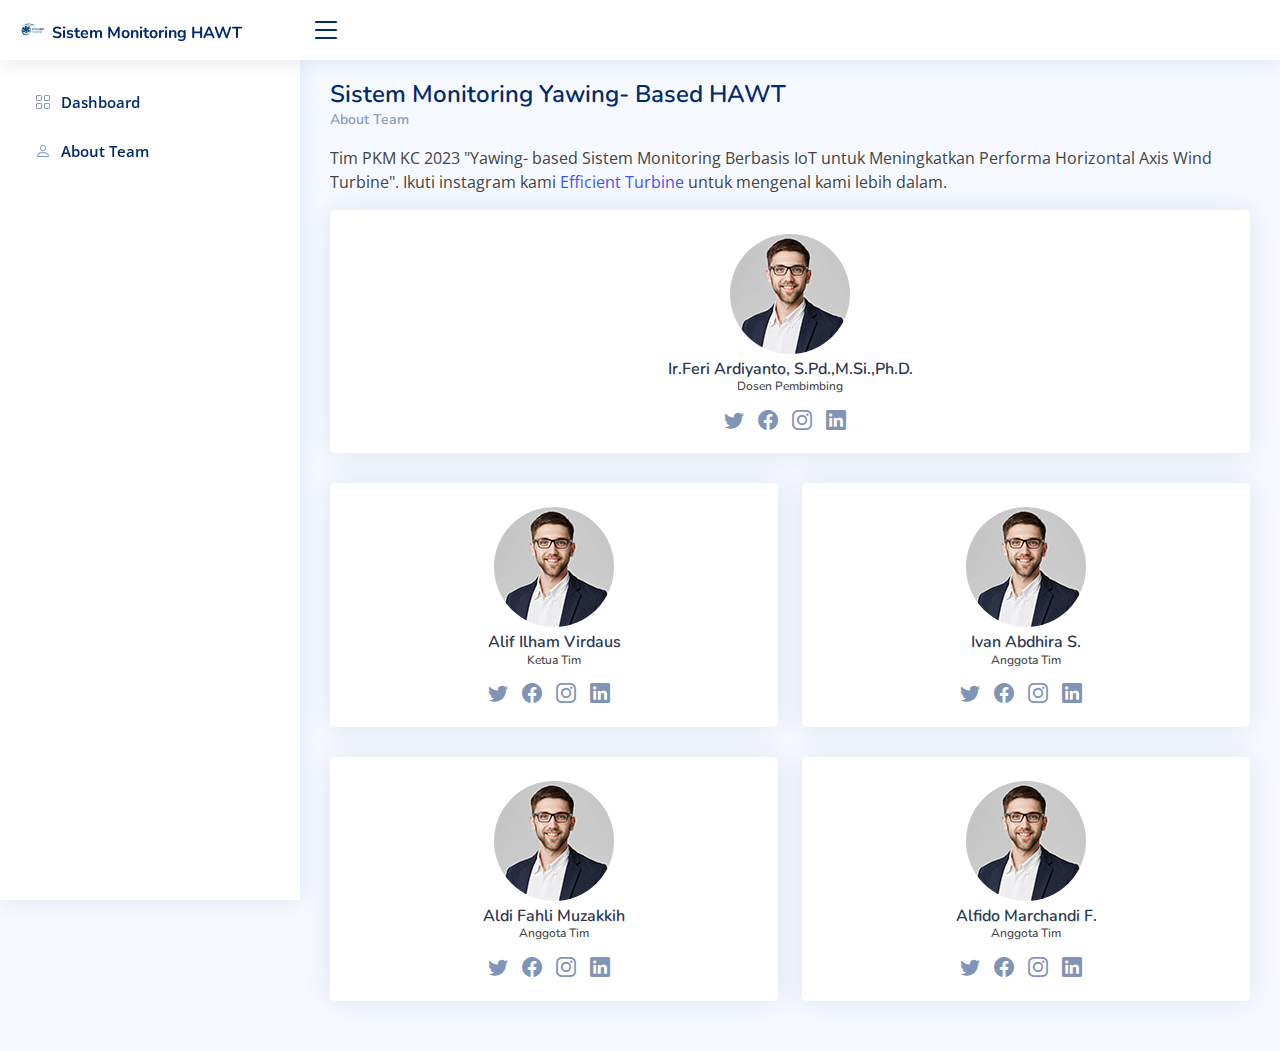
<file: anggota.html>
<?php
include('koneksi.php');

// Ambil data dari database
$query = mysqli_query($koneksi, "SELECT * FROM data");
$data = array();
while ($row = mysqli_fetch_assoc($query)) {
  $data[] = $row;
}

// Siapkan array untuk data grafik
$tanggal = [];
$rpm = [];
$arus = [];
$tegangan = [];
foreach ($data as $row) {
  $tanggal[] = $row['tanggal'];
  $rpm[] = $row['data_sensor_rpm'];
  $arus[] = $row['data_sensor_arus'];
  $tegangan[] = $row['data_sensor_tegangan'];
}
?>

<!DOCTYPE html>
<html lang="en">

<head>
  <meta charset="utf-8">
  <meta content="width=device-width, initial-scale=1.0" name="viewport">

  <title>Yawing- based Sistem Monitoring HAWT</title>
  <meta content="" name="description">
  <meta content="" name="keywords">

  <!-- Favicons -->
  <link href="assets/img/iconfav.png" rel="icon">
  <link href="assets/img/icon.png" rel="apple-touch-icon">

  <!-- Google Fonts -->
  <link href="https://fonts.gstatic.com" rel="preconnect">
  <link href="https://fonts.googleapis.com/css?family=Open+Sans:300,300i,400,400i,600,600i,700,700i|Nunito:300,300i,400,400i,600,600i,700,700i|Poppins:300,300i,400,400i,500,500i,600,600i,700,700i" rel="stylesheet">

  <!-- Vendor CSS Files -->
  <link href="assets/vendor/bootstrap/css/bootstrap.min.css" rel="stylesheet">
  <link href="assets/vendor/bootstrap-icons/bootstrap-icons.css" rel="stylesheet">
  <link href="assets/vendor/boxicons/css/boxicons.min.css" rel="stylesheet">
  <link href="assets/vendor/quill/quill.snow.css" rel="stylesheet">
  <link href="assets/vendor/quill/quill.bubble.css" rel="stylesheet">
  <link href="assets/vendor/remixicon/remixicon.css" rel="stylesheet">
  <link href="assets/vendor/simple-datatables/style.css" rel="stylesheet">

  <!-- Template Main CSS File -->
  <link href="assets/css/style.css" rel="stylesheet">

</head>

<body>

  <!-- ======= Header ======= -->
  <header id="header" class="header fixed-top d-flex align-items-center">

    <div class="d-flex align-items-center justify-content-between">
      <a href="index.php" class="logo d-flex align-items-center">
        <img src="assets/img/logo.jpg" alt="">
        <span class="d-none d-lg-block"><font size ="3">Sistem Monitoring HAWT</span>
      </a>
      <i class="bi bi-list toggle-sidebar-btn"></i>
    </div><!-- End Logo -->
	
    </nav><!-- End Icons Navigation -->

  </header><!-- End Header -->

  <!-- ======= Sidebar ======= -->
  <aside id="sidebar" class="sidebar">

    <ul class="sidebar-nav" id="sidebar-nav">

      <li class="nav-item">
        <a class="nav-link collapsed" href="index.php">
          <i class="bi bi-grid"></i>
          <span>Dashboard</span>
        </a>
      </li><!-- End Dashboard Nav -->
      <li class="nav-item">
        <a class="nav-link collapsed" href="anggota.html">
          <i class="bi bi-person"></i>
          <span>About Team</span>
        </a>
    
  </aside><!-- End Sidebar-->

  <main id="main" class="main">

    <div class="pagetitle">
      <h1>Sistem Monitoring Yawing- Based HAWT</h1>
      <nav>
        <ol class="breadcrumb">
          <li class="breadcrumb-item"><a href="index.php">About Team</a></li>
        </ol>
      </nav>
    </div><!-- End Page Title -->

    <p>Tim PKM KC 2023 "Yawing- based Sistem Monitoring Berbasis IoT untuk Meningkatkan Performa Horizontal Axis Wind Turbine". Ikuti instagram kami <a href="https://www.instagram.com/efficient.turbine_pkm.kc/" target="_blank">Efficient Turbine</a> untuk mengenal kami lebih dalam.</p>
  
  <!-- Pak Feri -->
<section class="section profile">
  <div class="row">
    <div class="col-xl-12">
      <div class="card">
        <div class="card-body profile-card pt-4 d-flex flex-column align-items-center">
          <img src="assets/img/profile-img.jpg" alt="Profile" class="rounded-circle">
          <h2>Ir.Feri Ardiyanto, S.Pd.,M.Si.,Ph.D.</h2>
          <h3>Dosen Pembimbing</h3>
          <div class="social-links mt-2">
            <a href="#" class="twitter"><i class="bi bi-twitter"></i></a>
            <a href="#" class="facebook"><i class="bi bi-facebook"></i></a>
            <a href="#" class="instagram"><i class="bi bi-instagram"></i></a>
            <a href="#" class="linkedin"><i class="bi bi-linkedin"></i></a>
          </div>
        </div>
      </div>
    </div>
  </div>
</section>

<!-- Alif dan Ivan -->
<section class="section profile">
  <div class="row">
    <div class="col-xl-6">
      <div class="card">
        <div class="card-body profile-card pt-4 d-flex flex-column align-items-center">
          <img src="assets/img/profile-img.jpg" alt="Profile" class="rounded-circle">
          <h2>Alif Ilham Virdaus</h2>
          <h3>Ketua Tim</h3>
          <div class="social-links mt-2">
            <a href="#" class="twitter"><i class="bi bi-twitter"></i></a>
            <a href="#" class="facebook"><i class="bi bi-facebook"></i></a>
            <a href="#" class="instagram"><i class="bi bi-instagram"></i></a>
            <a href="#" class="linkedin"><i class="bi bi-linkedin"></i></a>
          </div>
        </div>
      </div>
    </div>

    <div class="col-xl-6">
      <div class="card">
        <div class="card-body profile-card pt-4 d-flex flex-column align-items-center">
          <img src="assets/img/profile-img.jpg" alt="Profile" class="rounded-circle">
          <h2>Ivan Abdhira S.</h2>
          <h3>Anggota Tim</h3>
          <div class="social-links mt-2">
            <a href="#" class="twitter"><i class="bi bi-twitter"></i></a>
            <a href="#" class="facebook"><i class="bi bi-facebook"></i></a>
            <a href="#" class="instagram"><i class="bi bi-instagram"></i></a>
            <a href="#" class="linkedin"><i class="bi bi-linkedin"></i></a>
          </div>
        </div>
      </div>
    </div>
  </div>
</section>

<!-- Aldi dan Fido -->
<section class="section profile">
  <div class="row">
    <div class="col-xl-6">
      <div class="card">
        <div class="card-body profile-card pt-4 d-flex flex-column align-items-center">
          <img src="assets/img/profile-img.jpg" alt="Profile" class="rounded-circle">
          <h2>Aldi Fahli Muzakkih</h2>
          <h3>Anggota Tim</h3>
          <div class="social-links mt-2">
            <a href="#" class="twitter"><i class="bi bi-twitter"></i></a>
            <a href="#" class="facebook"><i class="bi bi-facebook"></i></a>
            <a href="#" class="instagram"><i class="bi bi-instagram"></i></a>
            <a href="#" class="linkedin"><i class="bi bi-linkedin"></i></a>
          </div>
        </div>
      </div>
    </div>

    <div class="col-xl-6">
      <div class="card">
        <div class="card-body profile-card pt-4 d-flex flex-column align-items-center">
          <img src="assets/img/profile-img.jpg" alt="Profile" class="rounded-circle">
          <h2>Alfido Marchandi F.</h2>
          <h3>Anggota Tim</h3>
          <div class="social-links mt-2">
            <a href="#" class="twitter"><i class="bi bi-twitter"></i></a>
            <a href="#" class="facebook"><i class="bi bi-facebook"></i></a>
            <a href="#" class="instagram"><i class="bi bi-instagram"></i></a>
            <a href="#" class="linkedin"><i class="bi bi-linkedin"></i></a>
          </div>
        </div>
      </div>
    </div>
  </div>
</section>


  </main><!-- End #main -->

  
  <!-- Vendor JS Files -->
  <script src="assets/vendor/apexcharts/apexcharts.min.js"></script>
  <script src="assets/vendor/bootstrap/js/bootstrap.bundle.min.js"></script>
  <script src="assets/vendor/chart.js/chart.min.js"></script>
  <script src="assets/vendor/echarts/echarts.min.js"></script>
  <script src="assets/vendor/quill/quill.min.js"></script>
  <script src="assets/vendor/simple-datatables/simple-datatables.js"></script>
  <script src="assets/vendor/tinymce/tinymce.min.js"></script>
  <script src="assets/vendor/php-email-form/validate.js"></script>

  <!-- Template Main JS File -->
  <script src="assets/js/main.js"></script>

</body>

</html>
</file>
<file: assets/vendor/quill/quill.snow.css>
/*!
 * Quill Editor v1.3.7
 * https://quilljs.com/
 * Copyright (c) 2014, Jason Chen
 * Copyright (c) 2013, salesforce.com
 */
.ql-container {
  box-sizing: border-box;
  font-family: Helvetica, Arial, sans-serif;
  font-size: 13px;
  height: 100%;
  margin: 0px;
  position: relative;
}
.ql-container.ql-disabled .ql-tooltip {
  visibility: hidden;
}
.ql-container.ql-disabled .ql-editor ul[data-checked] > li::before {
  pointer-events: none;
}
.ql-clipboard {
  left: -100000px;
  height: 1px;
  overflow-y: hidden;
  position: absolute;
  top: 50%;
}
.ql-clipboard p {
  margin: 0;
  padding: 0;
}
.ql-editor {
  box-sizing: border-box;
  line-height: 1.42;
  height: 100%;
  outline: none;
  overflow-y: auto;
  padding: 12px 15px;
  tab-size: 4;
  -moz-tab-size: 4;
  text-align: left;
  white-space: pre-wrap;
  word-wrap: break-word;
}
.ql-editor > * {
  cursor: text;
}
.ql-editor p,
.ql-editor ol,
.ql-editor ul,
.ql-editor pre,
.ql-editor blockquote,
.ql-editor h1,
.ql-editor h2,
.ql-editor h3,
.ql-editor h4,
.ql-editor h5,
.ql-editor h6 {
  margin: 0;
  padding: 0;
  counter-reset: list-1 list-2 list-3 list-4 list-5 list-6 list-7 list-8 list-9;
}
.ql-editor ol,
.ql-editor ul {
  padding-left: 1.5em;
}
.ql-editor ol > li,
.ql-editor ul > li {
  list-style-type: none;
}
.ql-editor ul > li::before {
  content: '\2022';
}
.ql-editor ul[data-checked=true],
.ql-editor ul[data-checked=false] {
  pointer-events: none;
}
.ql-editor ul[data-checked=true] > li *,
.ql-editor ul[data-checked=false] > li * {
  pointer-events: all;
}
.ql-editor ul[data-checked=true] > li::before,
.ql-editor ul[data-checked=false] > li::before {
  color: #777;
  cursor: pointer;
  pointer-events: all;
}
.ql-editor ul[data-checked=true] > li::before {
  content: '\2611';
}
.ql-editor ul[data-checked=false] > li::before {
  content: '\2610';
}
.ql-editor li::before {
  display: inline-block;
  white-space: nowrap;
  width: 1.2em;
}
.ql-editor li:not(.ql-direction-rtl)::before {
  margin-left: -1.5em;
  margin-right: 0.3em;
  text-align: right;
}
.ql-editor li.ql-direction-rtl::before {
  margin-left: 0.3em;
  margin-right: -1.5em;
}
.ql-editor ol li:not(.ql-direction-rtl),
.ql-editor ul li:not(.ql-direction-rtl) {
  padding-left: 1.5em;
}
.ql-editor ol li.ql-direction-rtl,
.ql-editor ul li.ql-direction-rtl {
  padding-right: 1.5em;
}
.ql-editor ol li {
  counter-reset: list-1 list-2 list-3 list-4 list-5 list-6 list-7 list-8 list-9;
  counter-increment: list-0;
}
.ql-editor ol li:before {
  content: counter(list-0, decimal) '. ';
}
.ql-editor ol li.ql-indent-1 {
  counter-increment: list-1;
}
.ql-editor ol li.ql-indent-1:before {
  content: counter(list-1, lower-alpha) '. ';
}
.ql-editor ol li.ql-indent-1 {
  counter-reset: list-2 list-3 list-4 list-5 list-6 list-7 list-8 list-9;
}
.ql-editor ol li.ql-indent-2 {
  counter-increment: list-2;
}
.ql-editor ol li.ql-indent-2:before {
  content: counter(list-2, lower-roman) '. ';
}
.ql-editor ol li.ql-indent-2 {
  counter-reset: list-3 list-4 list-5 list-6 list-7 list-8 list-9;
}
.ql-editor ol li.ql-indent-3 {
  counter-increment: list-3;
}
.ql-editor ol li.ql-indent-3:before {
  content: counter(list-3, decimal) '. ';
}
.ql-editor ol li.ql-indent-3 {
  counter-reset: list-4 list-5 list-6 list-7 list-8 list-9;
}
.ql-editor ol li.ql-indent-4 {
  counter-increment: list-4;
}
.ql-editor ol li.ql-indent-4:before {
  content: counter(list-4, lower-alpha) '. ';
}
.ql-editor ol li.ql-indent-4 {
  counter-reset: list-5 list-6 list-7 list-8 list-9;
}
.ql-editor ol li.ql-indent-5 {
  counter-increment: list-5;
}
.ql-editor ol li.ql-indent-5:before {
  content: counter(list-5, lower-roman) '. ';
}
.ql-editor ol li.ql-indent-5 {
  counter-reset: list-6 list-7 list-8 list-9;
}
.ql-editor ol li.ql-indent-6 {
  counter-increment: list-6;
}
.ql-editor ol li.ql-indent-6:before {
  content: counter(list-6, decimal) '. ';
}
.ql-editor ol li.ql-indent-6 {
  counter-reset: list-7 list-8 list-9;
}
.ql-editor ol li.ql-indent-7 {
  counter-increment: list-7;
}
.ql-editor ol li.ql-indent-7:before {
  content: counter(list-7, lower-alpha) '. ';
}
.ql-editor ol li.ql-indent-7 {
  counter-reset: list-8 list-9;
}
.ql-editor ol li.ql-indent-8 {
  counter-increment: list-8;
}
.ql-editor ol li.ql-indent-8:before {
  content: counter(list-8, lower-roman) '. ';
}
.ql-editor ol li.ql-indent-8 {
  counter-reset: list-9;
}
.ql-editor ol li.ql-indent-9 {
  counter-increment: list-9;
}
.ql-editor ol li.ql-indent-9:before {
  content: counter(list-9, decimal) '. ';
}
.ql-editor .ql-indent-1:not(.ql-direction-rtl) {
  padding-left: 3em;
}
.ql-editor li.ql-indent-1:not(.ql-direction-rtl) {
  padding-left: 4.5em;
}
.ql-editor .ql-indent-1.ql-direction-rtl.ql-align-right {
  padding-right: 3em;
}
.ql-editor li.ql-indent-1.ql-direction-rtl.ql-align-right {
  padding-right: 4.5em;
}
.ql-editor .ql-indent-2:not(.ql-direction-rtl) {
  padding-left: 6em;
}
.ql-editor li.ql-indent-2:not(.ql-direction-rtl) {
  padding-left: 7.5em;
}
.ql-editor .ql-indent-2.ql-direction-rtl.ql-align-right {
  padding-right: 6em;
}
.ql-editor li.ql-indent-2.ql-direction-rtl.ql-align-right {
  padding-right: 7.5em;
}
.ql-editor .ql-indent-3:not(.ql-direction-rtl) {
  padding-left: 9em;
}
.ql-editor li.ql-indent-3:not(.ql-direction-rtl) {
  padding-left: 10.5em;
}
.ql-editor .ql-indent-3.ql-direction-rtl.ql-align-right {
  padding-right: 9em;
}
.ql-editor li.ql-indent-3.ql-direction-rtl.ql-align-right {
  padding-right: 10.5em;
}
.ql-editor .ql-indent-4:not(.ql-direction-rtl) {
  padding-left: 12em;
}
.ql-editor li.ql-indent-4:not(.ql-direction-rtl) {
  padding-left: 13.5em;
}
.ql-editor .ql-indent-4.ql-direction-rtl.ql-align-right {
  padding-right: 12em;
}
.ql-editor li.ql-indent-4.ql-direction-rtl.ql-align-right {
  padding-right: 13.5em;
}
.ql-editor .ql-indent-5:not(.ql-direction-rtl) {
  padding-left: 15em;
}
.ql-editor li.ql-indent-5:not(.ql-direction-rtl) {
  padding-left: 16.5em;
}
.ql-editor .ql-indent-5.ql-direction-rtl.ql-align-right {
  padding-right: 15em;
}
.ql-editor li.ql-indent-5.ql-direction-rtl.ql-align-right {
  padding-right: 16.5em;
}
.ql-editor .ql-indent-6:not(.ql-direction-rtl) {
  padding-left: 18em;
}
.ql-editor li.ql-indent-6:not(.ql-direction-rtl) {
  padding-left: 19.5em;
}
.ql-editor .ql-indent-6.ql-direction-rtl.ql-align-right {
  padding-right: 18em;
}
.ql-editor li.ql-indent-6.ql-direction-rtl.ql-align-right {
  padding-right: 19.5em;
}
.ql-editor .ql-indent-7:not(.ql-direction-rtl) {
  padding-left: 21em;
}
.ql-editor li.ql-indent-7:not(.ql-direction-rtl) {
  padding-left: 22.5em;
}
.ql-editor .ql-indent-7.ql-direction-rtl.ql-align-right {
  padding-right: 21em;
}
.ql-editor li.ql-indent-7.ql-direction-rtl.ql-align-right {
  padding-right: 22.5em;
}
.ql-editor .ql-indent-8:not(.ql-direction-rtl) {
  padding-left: 24em;
}
.ql-editor li.ql-indent-8:not(.ql-direction-rtl) {
  padding-left: 25.5em;
}
.ql-editor .ql-indent-8.ql-direction-rtl.ql-align-right {
  padding-right: 24em;
}
.ql-editor li.ql-indent-8.ql-direction-rtl.ql-align-right {
  padding-right: 25.5em;
}
.ql-editor .ql-indent-9:not(.ql-direction-rtl) {
  padding-left: 27em;
}
.ql-editor li.ql-indent-9:not(.ql-direction-rtl) {
  padding-left: 28.5em;
}
.ql-editor .ql-indent-9.ql-direction-rtl.ql-align-right {
  padding-right: 27em;
}
.ql-editor li.ql-indent-9.ql-direction-rtl.ql-align-right {
  padding-right: 28.5em;
}
.ql-editor .ql-video {
  display: block;
  max-width: 100%;
}
.ql-editor .ql-video.ql-align-center {
  margin: 0 auto;
}
.ql-editor .ql-video.ql-align-right {
  margin: 0 0 0 auto;
}
.ql-editor .ql-bg-black {
  background-color: #000;
}
.ql-editor .ql-bg-red {
  background-color: #e60000;
}
.ql-editor .ql-bg-orange {
  background-color: #f90;
}
.ql-editor .ql-bg-yellow {
  background-color: #ff0;
}
.ql-editor .ql-bg-green {
  background-color: #008a00;
}
.ql-editor .ql-bg-blue {
  background-color: #06c;
}
.ql-editor .ql-bg-purple {
  background-color: #93f;
}
.ql-editor .ql-color-white {
  color: #fff;
}
.ql-editor .ql-color-red {
  color: #e60000;
}
.ql-editor .ql-color-orange {
  color: #f90;
}
.ql-editor .ql-color-yellow {
  color: #ff0;
}
.ql-editor .ql-color-green {
  color: #008a00;
}
.ql-editor .ql-color-blue {
  color: #06c;
}
.ql-editor .ql-color-purple {
  color: #93f;
}
.ql-editor .ql-font-serif {
  font-family: Georgia, Times New Roman, serif;
}
.ql-editor .ql-font-monospace {
  font-family: Monaco, Courier New, monospace;
}
.ql-editor .ql-size-small {
  font-size: 0.75em;
}
.ql-editor .ql-size-large {
  font-size: 1.5em;
}
.ql-editor .ql-size-huge {
  font-size: 2.5em;
}
.ql-editor .ql-direction-rtl {
  direction: rtl;
  text-align: inherit;
}
.ql-editor .ql-align-center {
  text-align: center;
}
.ql-editor .ql-align-justify {
  text-align: justify;
}
.ql-editor .ql-align-right {
  text-align: right;
}
.ql-editor.ql-blank::before {
  color: rgba(0,0,0,0.6);
  content: attr(data-placeholder);
  font-style: italic;
  left: 15px;
  pointer-events: none;
  position: absolute;
  right: 15px;
}
.ql-snow.ql-toolbar:after,
.ql-snow .ql-toolbar:after {
  clear: both;
  content: '';
  display: table;
}
.ql-snow.ql-toolbar button,
.ql-snow .ql-toolbar button {
  background: none;
  border: none;
  cursor: pointer;
  display: inline-block;
  float: left;
  height: 24px;
  padding: 3px 5px;
  width: 28px;
}
.ql-snow.ql-toolbar button svg,
.ql-snow .ql-toolbar button svg {
  float: left;
  height: 100%;
}
.ql-snow.ql-toolbar button:active:hover,
.ql-snow .ql-toolbar button:active:hover {
  outline: none;
}
.ql-snow.ql-toolbar input.ql-image[type=file],
.ql-snow .ql-toolbar input.ql-image[type=file] {
  display: none;
}
.ql-snow.ql-toolbar button:hover,
.ql-snow .ql-toolbar button:hover,
.ql-snow.ql-toolbar button:focus,
.ql-snow .ql-toolbar button:focus,
.ql-snow.ql-toolbar button.ql-active,
.ql-snow .ql-toolbar button.ql-active,
.ql-snow.ql-toolbar .ql-picker-label:hover,
.ql-snow .ql-toolbar .ql-picker-label:hover,
.ql-snow.ql-toolbar .ql-picker-label.ql-active,
.ql-snow .ql-toolbar .ql-picker-label.ql-active,
.ql-snow.ql-toolbar .ql-picker-item:hover,
.ql-snow .ql-toolbar .ql-picker-item:hover,
.ql-snow.ql-toolbar .ql-picker-item.ql-selected,
.ql-snow .ql-toolbar .ql-picker-item.ql-selected {
  color: #06c;
}
.ql-snow.ql-toolbar button:hover .ql-fill,
.ql-snow .ql-toolbar button:hover .ql-fill,
.ql-snow.ql-toolbar button:focus .ql-fill,
.ql-snow .ql-toolbar button:focus .ql-fill,
.ql-snow.ql-toolbar button.ql-active .ql-fill,
.ql-snow .ql-toolbar button.ql-active .ql-fill,
.ql-snow.ql-toolbar .ql-picker-label:hover .ql-fill,
.ql-snow .ql-toolbar .ql-picker-label:hover .ql-fill,
.ql-snow.ql-toolbar .ql-picker-label.ql-active .ql-fill,
.ql-snow .ql-toolbar .ql-picker-label.ql-active .ql-fill,
.ql-snow.ql-toolbar .ql-picker-item:hover .ql-fill,
.ql-snow .ql-toolbar .ql-picker-item:hover .ql-fill,
.ql-snow.ql-toolbar .ql-picker-item.ql-selected .ql-fill,
.ql-snow .ql-toolbar .ql-picker-item.ql-selected .ql-fill,
.ql-snow.ql-toolbar button:hover .ql-stroke.ql-fill,
.ql-snow .ql-toolbar button:hover .ql-stroke.ql-fill,
.ql-snow.ql-toolbar button:focus .ql-stroke.ql-fill,
.ql-snow .ql-toolbar button:focus .ql-stroke.ql-fill,
.ql-snow.ql-toolbar button.ql-active .ql-stroke.ql-fill,
.ql-snow .ql-toolbar button.ql-active .ql-stroke.ql-fill,
.ql-snow.ql-toolbar .ql-picker-label:hover .ql-stroke.ql-fill,
.ql-snow .ql-toolbar .ql-picker-label:hover .ql-stroke.ql-fill,
.ql-snow.ql-toolbar .ql-picker-label.ql-active .ql-stroke.ql-fill,
.ql-snow .ql-toolbar .ql-picker-label.ql-active .ql-stroke.ql-fill,
.ql-snow.ql-toolbar .ql-picker-item:hover .ql-stroke.ql-fill,
.ql-snow .ql-toolbar .ql-picker-item:hover .ql-stroke.ql-fill,
.ql-snow.ql-toolbar .ql-picker-item.ql-selected .ql-stroke.ql-fill,
.ql-snow .ql-toolbar .ql-picker-item.ql-selected .ql-stroke.ql-fill {
  fill: #06c;
}
.ql-snow.ql-toolbar button:hover .ql-stroke,
.ql-snow .ql-toolbar button:hover .ql-stroke,
.ql-snow.ql-toolbar button:focus .ql-stroke,
.ql-snow .ql-toolbar button:focus .ql-stroke,
.ql-snow.ql-toolbar button.ql-active .ql-stroke,
.ql-snow .ql-toolbar button.ql-active .ql-stroke,
.ql-snow.ql-toolbar .ql-picker-label:hover .ql-stroke,
.ql-snow .ql-toolbar .ql-picker-label:hover .ql-stroke,
.ql-snow.ql-toolbar .ql-picker-label.ql-active .ql-stroke,
.ql-snow .ql-toolbar .ql-picker-label.ql-active .ql-stroke,
.ql-snow.ql-toolbar .ql-picker-item:hover .ql-stroke,
.ql-snow .ql-toolbar .ql-picker-item:hover .ql-stroke,
.ql-snow.ql-toolbar .ql-picker-item.ql-selected .ql-stroke,
.ql-snow .ql-toolbar .ql-picker-item.ql-selected .ql-stroke,
.ql-snow.ql-toolbar button:hover .ql-stroke-miter,
.ql-snow .ql-toolbar button:hover .ql-stroke-miter,
.ql-snow.ql-toolbar button:focus .ql-stroke-miter,
.ql-snow .ql-toolbar button:focus .ql-stroke-miter,
.ql-snow.ql-toolbar button.ql-active .ql-stroke-miter,
.ql-snow .ql-toolbar button.ql-active .ql-stroke-miter,
.ql-snow.ql-toolbar .ql-picker-label:hover .ql-stroke-miter,
.ql-snow .ql-toolbar .ql-picker-label:hover .ql-stroke-miter,
.ql-snow.ql-toolbar .ql-picker-label.ql-active .ql-stroke-miter,
.ql-snow .ql-toolbar .ql-picker-label.ql-active .ql-stroke-miter,
.ql-snow.ql-toolbar .ql-picker-item:hover .ql-stroke-miter,
.ql-snow .ql-toolbar .ql-picker-item:hover .ql-stroke-miter,
.ql-snow.ql-toolbar .ql-picker-item.ql-selected .ql-stroke-miter,
.ql-snow .ql-toolbar .ql-picker-item.ql-selected .ql-stroke-miter {
  stroke: #06c;
}
@media (pointer: coarse) {
  .ql-snow.ql-toolbar button:hover:not(.ql-active),
  .ql-snow .ql-toolbar button:hover:not(.ql-active) {
    color: #444;
  }
  .ql-snow.ql-toolbar button:hover:not(.ql-active) .ql-fill,
  .ql-snow .ql-toolbar button:hover:not(.ql-active) .ql-fill,
  .ql-snow.ql-toolbar button:hover:not(.ql-active) .ql-stroke.ql-fill,
  .ql-snow .ql-toolbar button:hover:not(.ql-active) .ql-stroke.ql-fill {
    fill: #444;
  }
  .ql-snow.ql-toolbar button:hover:not(.ql-active) .ql-stroke,
  .ql-snow .ql-toolbar button:hover:not(.ql-active) .ql-stroke,
  .ql-snow.ql-toolbar button:hover:not(.ql-active) .ql-stroke-miter,
  .ql-snow .ql-toolbar button:hover:not(.ql-active) .ql-stroke-miter {
    stroke: #444;
  }
}
.ql-snow {
  box-sizing: border-box;
}
.ql-snow * {
  box-sizing: border-box;
}
.ql-snow .ql-hidden {
  display: none;
}
.ql-snow .ql-out-bottom,
.ql-snow .ql-out-top {
  visibility: hidden;
}
.ql-snow .ql-tooltip {
  position: absolute;
  transform: translateY(10px);
}
.ql-snow .ql-tooltip a {
  cursor: pointer;
  text-decoration: none;
}
.ql-snow .ql-tooltip.ql-flip {
  transform: translateY(-10px);
}
.ql-snow .ql-formats {
  display: inline-block;
  vertical-align: middle;
}
.ql-snow .ql-formats:after {
  clear: both;
  content: '';
  display: table;
}
.ql-snow .ql-stroke {
  fill: none;
  stroke: #444;
  stroke-linecap: round;
  stroke-linejoin: round;
  stroke-width: 2;
}
.ql-snow .ql-stroke-miter {
  fill: none;
  stroke: #444;
  stroke-miterlimit: 10;
  stroke-width: 2;
}
.ql-snow .ql-fill,
.ql-snow .ql-stroke.ql-fill {
  fill: #444;
}
.ql-snow .ql-empty {
  fill: none;
}
.ql-snow .ql-even {
  fill-rule: evenodd;
}
.ql-snow .ql-thin,
.ql-snow .ql-stroke.ql-thin {
  stroke-width: 1;
}
.ql-snow .ql-transparent {
  opacity: 0.4;
}
.ql-snow .ql-direction svg:last-child {
  display: none;
}
.ql-snow .ql-direction.ql-active svg:last-child {
  display: inline;
}
.ql-snow .ql-direction.ql-active svg:first-child {
  display: none;
}
.ql-snow .ql-editor h1 {
  font-size: 2em;
}
.ql-snow .ql-editor h2 {
  font-size: 1.5em;
}
.ql-snow .ql-editor h3 {
  font-size: 1.17em;
}
.ql-snow .ql-editor h4 {
  font-size: 1em;
}
.ql-snow .ql-editor h5 {
  font-size: 0.83em;
}
.ql-snow .ql-editor h6 {
  font-size: 0.67em;
}
.ql-snow .ql-editor a {
  text-decoration: underline;
}
.ql-snow .ql-editor blockquote {
  border-left: 4px solid #ccc;
  margin-bottom: 5px;
  margin-top: 5px;
  padding-left: 16px;
}
.ql-snow .ql-editor code,
.ql-snow .ql-editor pre {
  background-color: #f0f0f0;
  border-radius: 3px;
}
.ql-snow .ql-editor pre {
  white-space: pre-wrap;
  margin-bottom: 5px;
  margin-top: 5px;
  padding: 5px 10px;
}
.ql-snow .ql-editor code {
  font-size: 85%;
  padding: 2px 4px;
}
.ql-snow .ql-editor pre.ql-syntax {
  background-color: #23241f;
  color: #f8f8f2;
  overflow: visible;
}
.ql-snow .ql-editor img {
  max-width: 100%;
}
.ql-snow .ql-picker {
  color: #444;
  display: inline-block;
  float: left;
  font-size: 14px;
  font-weight: 500;
  height: 24px;
  position: relative;
  vertical-align: middle;
}
.ql-snow .ql-picker-label {
  cursor: pointer;
  display: inline-block;
  height: 100%;
  padding-left: 8px;
  padding-right: 2px;
  position: relative;
  width: 100%;
}
.ql-snow .ql-picker-label::before {
  display: inline-block;
  line-height: 22px;
}
.ql-snow .ql-picker-options {
  background-color: #fff;
  display: none;
  min-width: 100%;
  padding: 4px 8px;
  position: absolute;
  white-space: nowrap;
}
.ql-snow .ql-picker-options .ql-picker-item {
  cursor: pointer;
  display: block;
  padding-bottom: 5px;
  padding-top: 5px;
}
.ql-snow .ql-picker.ql-expanded .ql-picker-label {
  color: #ccc;
  z-index: 2;
}
.ql-snow .ql-picker.ql-expanded .ql-picker-label .ql-fill {
  fill: #ccc;
}
.ql-snow .ql-picker.ql-expanded .ql-picker-label .ql-stroke {
  stroke: #ccc;
}
.ql-snow .ql-picker.ql-expanded .ql-picker-options {
  display: block;
  margin-top: -1px;
  top: 100%;
  z-index: 1;
}
.ql-snow .ql-color-picker,
.ql-snow .ql-icon-picker {
  width: 28px;
}
.ql-snow .ql-color-picker .ql-picker-label,
.ql-snow .ql-icon-picker .ql-picker-label {
  padding: 2px 4px;
}
.ql-snow .ql-color-picker .ql-picker-label svg,
.ql-snow .ql-icon-picker .ql-picker-label svg {
  right: 4px;
}
.ql-snow .ql-icon-picker .ql-picker-options {
  padding: 4px 0px;
}
.ql-snow .ql-icon-picker .ql-picker-item {
  height: 24px;
  width: 24px;
  padding: 2px 4px;
}
.ql-snow .ql-color-picker .ql-picker-options {
  padding: 3px 5px;
  width: 152px;
}
.ql-snow .ql-color-picker .ql-picker-item {
  border: 1px solid transparent;
  float: left;
  height: 16px;
  margin: 2px;
  padding: 0px;
  width: 16px;
}
.ql-snow .ql-picker:not(.ql-color-picker):not(.ql-icon-picker) svg {
  position: absolute;
  margin-top: -9px;
  right: 0;
  top: 50%;
  width: 18px;
}
.ql-snow .ql-picker.ql-header .ql-picker-label[data-label]:not([data-label=''])::before,
.ql-snow .ql-picker.ql-font .ql-picker-label[data-label]:not([data-label=''])::before,
.ql-snow .ql-picker.ql-size .ql-picker-label[data-label]:not([data-label=''])::before,
.ql-snow .ql-picker.ql-header .ql-picker-item[data-label]:not([data-label=''])::before,
.ql-snow .ql-picker.ql-font .ql-picker-item[data-label]:not([data-label=''])::before,
.ql-snow .ql-picker.ql-size .ql-picker-item[data-label]:not([data-label=''])::before {
  content: attr(data-label);
}
.ql-snow .ql-picker.ql-header {
  width: 98px;
}
.ql-snow .ql-picker.ql-header .ql-picker-label::before,
.ql-snow .ql-picker.ql-header .ql-picker-item::before {
  content: 'Normal';
}
.ql-snow .ql-picker.ql-header .ql-picker-label[data-value="1"]::before,
.ql-snow .ql-picker.ql-header .ql-picker-item[data-value="1"]::before {
  content: 'Heading 1';
}
.ql-snow .ql-picker.ql-header .ql-picker-label[data-value="2"]::before,
.ql-snow .ql-picker.ql-header .ql-picker-item[data-value="2"]::before {
  content: 'Heading 2';
}
.ql-snow .ql-picker.ql-header .ql-picker-label[data-value="3"]::before,
.ql-snow .ql-picker.ql-header .ql-picker-item[data-value="3"]::before {
  content: 'Heading 3';
}
.ql-snow .ql-picker.ql-header .ql-picker-label[data-value="4"]::before,
.ql-snow .ql-picker.ql-header .ql-picker-item[data-value="4"]::before {
  content: 'Heading 4';
}
.ql-snow .ql-picker.ql-header .ql-picker-label[data-value="5"]::before,
.ql-snow .ql-picker.ql-header .ql-picker-item[data-value="5"]::before {
  content: 'Heading 5';
}
.ql-snow .ql-picker.ql-header .ql-picker-label[data-value="6"]::before,
.ql-snow .ql-picker.ql-header .ql-picker-item[data-value="6"]::before {
  content: 'Heading 6';
}
.ql-snow .ql-picker.ql-header .ql-picker-item[data-value="1"]::before {
  font-size: 2em;
}
.ql-snow .ql-picker.ql-header .ql-picker-item[data-value="2"]::before {
  font-size: 1.5em;
}
.ql-snow .ql-picker.ql-header .ql-picker-item[data-value="3"]::before {
  font-size: 1.17em;
}
.ql-snow .ql-picker.ql-header .ql-picker-item[data-value="4"]::before {
  font-size: 1em;
}
.ql-snow .ql-picker.ql-header .ql-picker-item[data-value="5"]::before {
  font-size: 0.83em;
}
.ql-snow .ql-picker.ql-header .ql-picker-item[data-value="6"]::before {
  font-size: 0.67em;
}
.ql-snow .ql-picker.ql-font {
  width: 108px;
}
.ql-snow .ql-picker.ql-font .ql-picker-label::before,
.ql-snow .ql-picker.ql-font .ql-picker-item::before {
  content: 'Sans Serif';
}
.ql-snow .ql-picker.ql-font .ql-picker-label[data-value=serif]::before,
.ql-snow .ql-picker.ql-font .ql-picker-item[data-value=serif]::before {
  content: 'Serif';
}
.ql-snow .ql-picker.ql-font .ql-picker-label[data-value=monospace]::before,
.ql-snow .ql-picker.ql-font .ql-picker-item[data-value=monospace]::before {
  content: 'Monospace';
}
.ql-snow .ql-picker.ql-font .ql-picker-item[data-value=serif]::before {
  font-family: Georgia, Times New Roman, serif;
}
.ql-snow .ql-picker.ql-font .ql-picker-item[data-value=monospace]::before {
  font-family: Monaco, Courier New, monospace;
}
.ql-snow .ql-picker.ql-size {
  width: 98px;
}
.ql-snow .ql-picker.ql-size .ql-picker-label::before,
.ql-snow .ql-picker.ql-size .ql-picker-item::before {
  content: 'Normal';
}
.ql-snow .ql-picker.ql-size .ql-picker-label[data-value=small]::before,
.ql-snow .ql-picker.ql-size .ql-picker-item[data-value=small]::before {
  content: 'Small';
}
.ql-snow .ql-picker.ql-size .ql-picker-label[data-value=large]::before,
.ql-snow .ql-picker.ql-size .ql-picker-item[data-value=large]::before {
  content: 'Large';
}
.ql-snow .ql-picker.ql-size .ql-picker-label[data-value=huge]::before,
.ql-snow .ql-picker.ql-size .ql-picker-item[data-value=huge]::before {
  content: 'Huge';
}
.ql-snow .ql-picker.ql-size .ql-picker-item[data-value=small]::before {
  font-size: 10px;
}
.ql-snow .ql-picker.ql-size .ql-picker-item[data-value=large]::before {
  font-size: 18px;
}
.ql-snow .ql-picker.ql-size .ql-picker-item[data-value=huge]::before {
  font-size: 32px;
}
.ql-snow .ql-color-picker.ql-background .ql-picker-item {
  background-color: #fff;
}
.ql-snow .ql-color-picker.ql-color .ql-picker-item {
  background-color: #000;
}
.ql-toolbar.ql-snow {
  border: 1px solid #ccc;
  box-sizing: border-box;
  font-family: 'Helvetica Neue', 'Helvetica', 'Arial', sans-serif;
  padding: 8px;
}
.ql-toolbar.ql-snow .ql-formats {
  margin-right: 15px;
}
.ql-toolbar.ql-snow .ql-picker-label {
  border: 1px solid transparent;
}
.ql-toolbar.ql-snow .ql-picker-options {
  border: 1px solid transparent;
  box-shadow: rgba(0,0,0,0.2) 0 2px 8px;
}
.ql-toolbar.ql-snow .ql-picker.ql-expanded .ql-picker-label {
  border-color: #ccc;
}
.ql-toolbar.ql-snow .ql-picker.ql-expanded .ql-picker-options {
  border-color: #ccc;
}
.ql-toolbar.ql-snow .ql-color-picker .ql-picker-item.ql-selected,
.ql-toolbar.ql-snow .ql-color-picker .ql-picker-item:hover {
  border-color: #000;
}
.ql-toolbar.ql-snow + .ql-container.ql-snow {
  border-top: 0px;
}
.ql-snow .ql-tooltip {
  background-color: #fff;
  border: 1px solid #ccc;
  box-shadow: 0px 0px 5px #ddd;
  color: #444;
  padding: 5px 12px;
  white-space: nowrap;
}
.ql-snow .ql-tooltip::before {
  content: "Visit URL:";
  line-height: 26px;
  margin-right: 8px;
}
.ql-snow .ql-tooltip input[type=text] {
  display: none;
  border: 1px solid #ccc;
  font-size: 13px;
  height: 26px;
  margin: 0px;
  padding: 3px 5px;
  width: 170px;
}
.ql-snow .ql-tooltip a.ql-preview {
  display: inline-block;
  max-width: 200px;
  overflow-x: hidden;
  text-overflow: ellipsis;
  vertical-align: top;
}
.ql-snow .ql-tooltip a.ql-action::after {
  border-right: 1px solid #ccc;
  content: 'Edit';
  margin-left: 16px;
  padding-right: 8px;
}
.ql-snow .ql-tooltip a.ql-remove::before {
  content: 'Remove';
  margin-left: 8px;
}
.ql-snow .ql-tooltip a {
  line-height: 26px;
}
.ql-snow .ql-tooltip.ql-editing a.ql-preview,
.ql-snow .ql-tooltip.ql-editing a.ql-remove {
  display: none;
}
.ql-snow .ql-tooltip.ql-editing input[type=text] {
  display: inline-block;
}
.ql-snow .ql-tooltip.ql-editing a.ql-action::after {
  border-right: 0px;
  content: 'Save';
  padding-right: 0px;
}
.ql-snow .ql-tooltip[data-mode=link]::before {
  content: "Enter link:";
}
.ql-snow .ql-tooltip[data-mode=formula]::before {
  content: "Enter formula:";
}
.ql-snow .ql-tooltip[data-mode=video]::before {
  content: "Enter video:";
}
.ql-snow a {
  color: #06c;
}
.ql-container.ql-snow {
  border: 1px solid #ccc;
}
</file>
<file: assets/vendor/quill/quill.bubble.css>
/*!
 * Quill Editor v1.3.7
 * https://quilljs.com/
 * Copyright (c) 2014, Jason Chen
 * Copyright (c) 2013, salesforce.com
 */
.ql-container {
  box-sizing: border-box;
  font-family: Helvetica, Arial, sans-serif;
  font-size: 13px;
  height: 100%;
  margin: 0px;
  position: relative;
}
.ql-container.ql-disabled .ql-tooltip {
  visibility: hidden;
}
.ql-container.ql-disabled .ql-editor ul[data-checked] > li::before {
  pointer-events: none;
}
.ql-clipboard {
  left: -100000px;
  height: 1px;
  overflow-y: hidden;
  position: absolute;
  top: 50%;
}
.ql-clipboard p {
  margin: 0;
  padding: 0;
}
.ql-editor {
  box-sizing: border-box;
  line-height: 1.42;
  height: 100%;
  outline: none;
  overflow-y: auto;
  padding: 12px 15px;
  tab-size: 4;
  -moz-tab-size: 4;
  text-align: left;
  white-space: pre-wrap;
  word-wrap: break-word;
}
.ql-editor > * {
  cursor: text;
}
.ql-editor p,
.ql-editor ol,
.ql-editor ul,
.ql-editor pre,
.ql-editor blockquote,
.ql-editor h1,
.ql-editor h2,
.ql-editor h3,
.ql-editor h4,
.ql-editor h5,
.ql-editor h6 {
  margin: 0;
  padding: 0;
  counter-reset: list-1 list-2 list-3 list-4 list-5 list-6 list-7 list-8 list-9;
}
.ql-editor ol,
.ql-editor ul {
  padding-left: 1.5em;
}
.ql-editor ol > li,
.ql-editor ul > li {
  list-style-type: none;
}
.ql-editor ul > li::before {
  content: '\2022';
}
.ql-editor ul[data-checked=true],
.ql-editor ul[data-checked=false] {
  pointer-events: none;
}
.ql-editor ul[data-checked=true] > li *,
.ql-editor ul[data-checked=false] > li * {
  pointer-events: all;
}
.ql-editor ul[data-checked=true] > li::before,
.ql-editor ul[data-checked=false] > li::before {
  color: #777;
  cursor: pointer;
  pointer-events: all;
}
.ql-editor ul[data-checked=true] > li::before {
  content: '\2611';
}
.ql-editor ul[data-checked=false] > li::before {
  content: '\2610';
}
.ql-editor li::before {
  display: inline-block;
  white-space: nowrap;
  width: 1.2em;
}
.ql-editor li:not(.ql-direction-rtl)::before {
  margin-left: -1.5em;
  margin-right: 0.3em;
  text-align: right;
}
.ql-editor li.ql-direction-rtl::before {
  margin-left: 0.3em;
  margin-right: -1.5em;
}
.ql-editor ol li:not(.ql-direction-rtl),
.ql-editor ul li:not(.ql-direction-rtl) {
  padding-left: 1.5em;
}
.ql-editor ol li.ql-direction-rtl,
.ql-editor ul li.ql-direction-rtl {
  padding-right: 1.5em;
}
.ql-editor ol li {
  counter-reset: list-1 list-2 list-3 list-4 list-5 list-6 list-7 list-8 list-9;
  counter-increment: list-0;
}
.ql-editor ol li:before {
  content: counter(list-0, decimal) '. ';
}
.ql-editor ol li.ql-indent-1 {
  counter-increment: list-1;
}
.ql-editor ol li.ql-indent-1:before {
  content: counter(list-1, lower-alpha) '. ';
}
.ql-editor ol li.ql-indent-1 {
  counter-reset: list-2 list-3 list-4 list-5 list-6 list-7 list-8 list-9;
}
.ql-editor ol li.ql-indent-2 {
  counter-increment: list-2;
}
.ql-editor ol li.ql-indent-2:before {
  content: counter(list-2, lower-roman) '. ';
}
.ql-editor ol li.ql-indent-2 {
  counter-reset: list-3 list-4 list-5 list-6 list-7 list-8 list-9;
}
.ql-editor ol li.ql-indent-3 {
  counter-increment: list-3;
}
.ql-editor ol li.ql-indent-3:before {
  content: counter(list-3, decimal) '. ';
}
.ql-editor ol li.ql-indent-3 {
  counter-reset: list-4 list-5 list-6 list-7 list-8 list-9;
}
.ql-editor ol li.ql-indent-4 {
  counter-increment: list-4;
}
.ql-editor ol li.ql-indent-4:before {
  content: counter(list-4, lower-alpha) '. ';
}
.ql-editor ol li.ql-indent-4 {
  counter-reset: list-5 list-6 list-7 list-8 list-9;
}
.ql-editor ol li.ql-indent-5 {
  counter-increment: list-5;
}
.ql-editor ol li.ql-indent-5:before {
  content: counter(list-5, lower-roman) '. ';
}
.ql-editor ol li.ql-indent-5 {
  counter-reset: list-6 list-7 list-8 list-9;
}
.ql-editor ol li.ql-indent-6 {
  counter-increment: list-6;
}
.ql-editor ol li.ql-indent-6:before {
  content: counter(list-6, decimal) '. ';
}
.ql-editor ol li.ql-indent-6 {
  counter-reset: list-7 list-8 list-9;
}
.ql-editor ol li.ql-indent-7 {
  counter-increment: list-7;
}
.ql-editor ol li.ql-indent-7:before {
  content: counter(list-7, lower-alpha) '. ';
}
.ql-editor ol li.ql-indent-7 {
  counter-reset: list-8 list-9;
}
.ql-editor ol li.ql-indent-8 {
  counter-increment: list-8;
}
.ql-editor ol li.ql-indent-8:before {
  content: counter(list-8, lower-roman) '. ';
}
.ql-editor ol li.ql-indent-8 {
  counter-reset: list-9;
}
.ql-editor ol li.ql-indent-9 {
  counter-increment: list-9;
}
.ql-editor ol li.ql-indent-9:before {
  content: counter(list-9, decimal) '. ';
}
.ql-editor .ql-indent-1:not(.ql-direction-rtl) {
  padding-left: 3em;
}
.ql-editor li.ql-indent-1:not(.ql-direction-rtl) {
  padding-left: 4.5em;
}
.ql-editor .ql-indent-1.ql-direction-rtl.ql-align-right {
  padding-right: 3em;
}
.ql-editor li.ql-indent-1.ql-direction-rtl.ql-align-right {
  padding-right: 4.5em;
}
.ql-editor .ql-indent-2:not(.ql-direction-rtl) {
  padding-left: 6em;
}
.ql-editor li.ql-indent-2:not(.ql-direction-rtl) {
  padding-left: 7.5em;
}
.ql-editor .ql-indent-2.ql-direction-rtl.ql-align-right {
  padding-right: 6em;
}
.ql-editor li.ql-indent-2.ql-direction-rtl.ql-align-right {
  padding-right: 7.5em;
}
.ql-editor .ql-indent-3:not(.ql-direction-rtl) {
  padding-left: 9em;
}
.ql-editor li.ql-indent-3:not(.ql-direction-rtl) {
  padding-left: 10.5em;
}
.ql-editor .ql-indent-3.ql-direction-rtl.ql-align-right {
  padding-right: 9em;
}
.ql-editor li.ql-indent-3.ql-direction-rtl.ql-align-right {
  padding-right: 10.5em;
}
.ql-editor .ql-indent-4:not(.ql-direction-rtl) {
  padding-left: 12em;
}
.ql-editor li.ql-indent-4:not(.ql-direction-rtl) {
  padding-left: 13.5em;
}
.ql-editor .ql-indent-4.ql-direction-rtl.ql-align-right {
  padding-right: 12em;
}
.ql-editor li.ql-indent-4.ql-direction-rtl.ql-align-right {
  padding-right: 13.5em;
}
.ql-editor .ql-indent-5:not(.ql-direction-rtl) {
  padding-left: 15em;
}
.ql-editor li.ql-indent-5:not(.ql-direction-rtl) {
  padding-left: 16.5em;
}
.ql-editor .ql-indent-5.ql-direction-rtl.ql-align-right {
  padding-right: 15em;
}
.ql-editor li.ql-indent-5.ql-direction-rtl.ql-align-right {
  padding-right: 16.5em;
}
.ql-editor .ql-indent-6:not(.ql-direction-rtl) {
  padding-left: 18em;
}
.ql-editor li.ql-indent-6:not(.ql-direction-rtl) {
  padding-left: 19.5em;
}
.ql-editor .ql-indent-6.ql-direction-rtl.ql-align-right {
  padding-right: 18em;
}
.ql-editor li.ql-indent-6.ql-direction-rtl.ql-align-right {
  padding-right: 19.5em;
}
.ql-editor .ql-indent-7:not(.ql-direction-rtl) {
  padding-left: 21em;
}
.ql-editor li.ql-indent-7:not(.ql-direction-rtl) {
  padding-left: 22.5em;
}
.ql-editor .ql-indent-7.ql-direction-rtl.ql-align-right {
  padding-right: 21em;
}
.ql-editor li.ql-indent-7.ql-direction-rtl.ql-align-right {
  padding-right: 22.5em;
}
.ql-editor .ql-indent-8:not(.ql-direction-rtl) {
  padding-left: 24em;
}
.ql-editor li.ql-indent-8:not(.ql-direction-rtl) {
  padding-left: 25.5em;
}
.ql-editor .ql-indent-8.ql-direction-rtl.ql-align-right {
  padding-right: 24em;
}
.ql-editor li.ql-indent-8.ql-direction-rtl.ql-align-right {
  padding-right: 25.5em;
}
.ql-editor .ql-indent-9:not(.ql-direction-rtl) {
  padding-left: 27em;
}
.ql-editor li.ql-indent-9:not(.ql-direction-rtl) {
  padding-left: 28.5em;
}
.ql-editor .ql-indent-9.ql-direction-rtl.ql-align-right {
  padding-right: 27em;
}
.ql-editor li.ql-indent-9.ql-direction-rtl.ql-align-right {
  padding-right: 28.5em;
}
.ql-editor .ql-video {
  display: block;
  max-width: 100%;
}
.ql-editor .ql-video.ql-align-center {
  margin: 0 auto;
}
.ql-editor .ql-video.ql-align-right {
  margin: 0 0 0 auto;
}
.ql-editor .ql-bg-black {
  background-color: #000;
}
.ql-editor .ql-bg-red {
  background-color: #e60000;
}
.ql-editor .ql-bg-orange {
  background-color: #f90;
}
.ql-editor .ql-bg-yellow {
  background-color: #ff0;
}
.ql-editor .ql-bg-green {
  background-color: #008a00;
}
.ql-editor .ql-bg-blue {
  background-color: #06c;
}
.ql-editor .ql-bg-purple {
  background-color: #93f;
}
.ql-editor .ql-color-white {
  color: #fff;
}
.ql-editor .ql-color-red {
  color: #e60000;
}
.ql-editor .ql-color-orange {
  color: #f90;
}
.ql-editor .ql-color-yellow {
  color: #ff0;
}
.ql-editor .ql-color-green {
  color: #008a00;
}
.ql-editor .ql-color-blue {
  color: #06c;
}
.ql-editor .ql-color-purple {
  color: #93f;
}
.ql-editor .ql-font-serif {
  font-family: Georgia, Times New Roman, serif;
}
.ql-editor .ql-font-monospace {
  font-family: Monaco, Courier New, monospace;
}
.ql-editor .ql-size-small {
  font-size: 0.75em;
}
.ql-editor .ql-size-large {
  font-size: 1.5em;
}
.ql-editor .ql-size-huge {
  font-size: 2.5em;
}
.ql-editor .ql-direction-rtl {
  direction: rtl;
  text-align: inherit;
}
.ql-editor .ql-align-center {
  text-align: center;
}
.ql-editor .ql-align-justify {
  text-align: justify;
}
.ql-editor .ql-align-right {
  text-align: right;
}
.ql-editor.ql-blank::before {
  color: rgba(0,0,0,0.6);
  content: attr(data-placeholder);
  font-style: italic;
  left: 15px;
  pointer-events: none;
  position: absolute;
  right: 15px;
}
.ql-bubble.ql-toolbar:after,
.ql-bubble .ql-toolbar:after {
  clear: both;
  content: '';
  display: table;
}
.ql-bubble.ql-toolbar button,
.ql-bubble .ql-toolbar button {
  background: none;
  border: none;
  cursor: pointer;
  display: inline-block;
  float: left;
  height: 24px;
  padding: 3px 5px;
  width: 28px;
}
.ql-bubble.ql-toolbar button svg,
.ql-bubble .ql-toolbar button svg {
  float: left;
  height: 100%;
}
.ql-bubble.ql-toolbar button:active:hover,
.ql-bubble .ql-toolbar button:active:hover {
  outline: none;
}
.ql-bubble.ql-toolbar input.ql-image[type=file],
.ql-bubble .ql-toolbar input.ql-image[type=file] {
  display: none;
}
.ql-bubble.ql-toolbar button:hover,
.ql-bubble .ql-toolbar button:hover,
.ql-bubble.ql-toolbar button:focus,
.ql-bubble .ql-toolbar button:focus,
.ql-bubble.ql-toolbar button.ql-active,
.ql-bubble .ql-toolbar button.ql-active,
.ql-bubble.ql-toolbar .ql-picker-label:hover,
.ql-bubble .ql-toolbar .ql-picker-label:hover,
.ql-bubble.ql-toolbar .ql-picker-label.ql-active,
.ql-bubble .ql-toolbar .ql-picker-label.ql-active,
.ql-bubble.ql-toolbar .ql-picker-item:hover,
.ql-bubble .ql-toolbar .ql-picker-item:hover,
.ql-bubble.ql-toolbar .ql-picker-item.ql-selected,
.ql-bubble .ql-toolbar .ql-picker-item.ql-selected {
  color: #fff;
}
.ql-bubble.ql-toolbar button:hover .ql-fill,
.ql-bubble .ql-toolbar button:hover .ql-fill,
.ql-bubble.ql-toolbar button:focus .ql-fill,
.ql-bubble .ql-toolbar button:focus .ql-fill,
.ql-bubble.ql-toolbar button.ql-active .ql-fill,
.ql-bubble .ql-toolbar button.ql-active .ql-fill,
.ql-bubble.ql-toolbar .ql-picker-label:hover .ql-fill,
.ql-bubble .ql-toolbar .ql-picker-label:hover .ql-fill,
.ql-bubble.ql-toolbar .ql-picker-label.ql-active .ql-fill,
.ql-bubble .ql-toolbar .ql-picker-label.ql-active .ql-fill,
.ql-bubble.ql-toolbar .ql-picker-item:hover .ql-fill,
.ql-bubble .ql-toolbar .ql-picker-item:hover .ql-fill,
.ql-bubble.ql-toolbar .ql-picker-item.ql-selected .ql-fill,
.ql-bubble .ql-toolbar .ql-picker-item.ql-selected .ql-fill,
.ql-bubble.ql-toolbar button:hover .ql-stroke.ql-fill,
.ql-bubble .ql-toolbar button:hover .ql-stroke.ql-fill,
.ql-bubble.ql-toolbar button:focus .ql-stroke.ql-fill,
.ql-bubble .ql-toolbar button:focus .ql-stroke.ql-fill,
.ql-bubble.ql-toolbar button.ql-active .ql-stroke.ql-fill,
.ql-bubble .ql-toolbar button.ql-active .ql-stroke.ql-fill,
.ql-bubble.ql-toolbar .ql-picker-label:hover .ql-stroke.ql-fill,
.ql-bubble .ql-toolbar .ql-picker-label:hover .ql-stroke.ql-fill,
.ql-bubble.ql-toolbar .ql-picker-label.ql-active .ql-stroke.ql-fill,
.ql-bubble .ql-toolbar .ql-picker-label.ql-active .ql-stroke.ql-fill,
.ql-bubble.ql-toolbar .ql-picker-item:hover .ql-stroke.ql-fill,
.ql-bubble .ql-toolbar .ql-picker-item:hover .ql-stroke.ql-fill,
.ql-bubble.ql-toolbar .ql-picker-item.ql-selected .ql-stroke.ql-fill,
.ql-bubble .ql-toolbar .ql-picker-item.ql-selected .ql-stroke.ql-fill {
  fill: #fff;
}
.ql-bubble.ql-toolbar button:hover .ql-stroke,
.ql-bubble .ql-toolbar button:hover .ql-stroke,
.ql-bubble.ql-toolbar button:focus .ql-stroke,
.ql-bubble .ql-toolbar button:focus .ql-stroke,
.ql-bubble.ql-toolbar button.ql-active .ql-stroke,
.ql-bubble .ql-toolbar button.ql-active .ql-stroke,
.ql-bubble.ql-toolbar .ql-picker-label:hover .ql-stroke,
.ql-bubble .ql-toolbar .ql-picker-label:hover .ql-stroke,
.ql-bubble.ql-toolbar .ql-picker-label.ql-active .ql-stroke,
.ql-bubble .ql-toolbar .ql-picker-label.ql-active .ql-stroke,
.ql-bubble.ql-toolbar .ql-picker-item:hover .ql-stroke,
.ql-bubble .ql-toolbar .ql-picker-item:hover .ql-stroke,
.ql-bubble.ql-toolbar .ql-picker-item.ql-selected .ql-stroke,
.ql-bubble .ql-toolbar .ql-picker-item.ql-selected .ql-stroke,
.ql-bubble.ql-toolbar button:hover .ql-stroke-miter,
.ql-bubble .ql-toolbar button:hover .ql-stroke-miter,
.ql-bubble.ql-toolbar button:focus .ql-stroke-miter,
.ql-bubble .ql-toolbar button:focus .ql-stroke-miter,
.ql-bubble.ql-toolbar button.ql-active .ql-stroke-miter,
.ql-bubble .ql-toolbar button.ql-active .ql-stroke-miter,
.ql-bubble.ql-toolbar .ql-picker-label:hover .ql-stroke-miter,
.ql-bubble .ql-toolbar .ql-picker-label:hover .ql-stroke-miter,
.ql-bubble.ql-toolbar .ql-picker-label.ql-active .ql-stroke-miter,
.ql-bubble .ql-toolbar .ql-picker-label.ql-active .ql-stroke-miter,
.ql-bubble.ql-toolbar .ql-picker-item:hover .ql-stroke-miter,
.ql-bubble .ql-toolbar .ql-picker-item:hover .ql-stroke-miter,
.ql-bubble.ql-toolbar .ql-picker-item.ql-selected .ql-stroke-miter,
.ql-bubble .ql-toolbar .ql-picker-item.ql-selected .ql-stroke-miter {
  stroke: #fff;
}
@media (pointer: coarse) {
  .ql-bubble.ql-toolbar button:hover:not(.ql-active),
  .ql-bubble .ql-toolbar button:hover:not(.ql-active) {
    color: #ccc;
  }
  .ql-bubble.ql-toolbar button:hover:not(.ql-active) .ql-fill,
  .ql-bubble .ql-toolbar button:hover:not(.ql-active) .ql-fill,
  .ql-bubble.ql-toolbar button:hover:not(.ql-active) .ql-stroke.ql-fill,
  .ql-bubble .ql-toolbar button:hover:not(.ql-active) .ql-stroke.ql-fill {
    fill: #ccc;
  }
  .ql-bubble.ql-toolbar button:hover:not(.ql-active) .ql-stroke,
  .ql-bubble .ql-toolbar button:hover:not(.ql-active) .ql-stroke,
  .ql-bubble.ql-toolbar button:hover:not(.ql-active) .ql-stroke-miter,
  .ql-bubble .ql-toolbar button:hover:not(.ql-active) .ql-stroke-miter {
    stroke: #ccc;
  }
}
.ql-bubble {
  box-sizing: border-box;
}
.ql-bubble * {
  box-sizing: border-box;
}
.ql-bubble .ql-hidden {
  display: none;
}
.ql-bubble .ql-out-bottom,
.ql-bubble .ql-out-top {
  visibility: hidden;
}
.ql-bubble .ql-tooltip {
  position: absolute;
  transform: translateY(10px);
}
.ql-bubble .ql-tooltip a {
  cursor: pointer;
  text-decoration: none;
}
.ql-bubble .ql-tooltip.ql-flip {
  transform: translateY(-10px);
}
.ql-bubble .ql-formats {
  display: inline-block;
  vertical-align: middle;
}
.ql-bubble .ql-formats:after {
  clear: both;
  content: '';
  display: table;
}
.ql-bubble .ql-stroke {
  fill: none;
  stroke: #ccc;
  stroke-linecap: round;
  stroke-linejoin: round;
  stroke-width: 2;
}
.ql-bubble .ql-stroke-miter {
  fill: none;
  stroke: #ccc;
  stroke-miterlimit: 10;
  stroke-width: 2;
}
.ql-bubble .ql-fill,
.ql-bubble .ql-stroke.ql-fill {
  fill: #ccc;
}
.ql-bubble .ql-empty {
  fill: none;
}
.ql-bubble .ql-even {
  fill-rule: evenodd;
}
.ql-bubble .ql-thin,
.ql-bubble .ql-stroke.ql-thin {
  stroke-width: 1;
}
.ql-bubble .ql-transparent {
  opacity: 0.4;
}
.ql-bubble .ql-direction svg:last-child {
  display: none;
}
.ql-bubble .ql-direction.ql-active svg:last-child {
  display: inline;
}
.ql-bubble .ql-direction.ql-active svg:first-child {
  display: none;
}
.ql-bubble .ql-editor h1 {
  font-size: 2em;
}
.ql-bubble .ql-editor h2 {
  font-size: 1.5em;
}
.ql-bubble .ql-editor h3 {
  font-size: 1.17em;
}
.ql-bubble .ql-editor h4 {
  font-size: 1em;
}
.ql-bubble .ql-editor h5 {
  font-size: 0.83em;
}
.ql-bubble .ql-editor h6 {
  font-size: 0.67em;
}
.ql-bubble .ql-editor a {
  text-decoration: underline;
}
.ql-bubble .ql-editor blockquote {
  border-left: 4px solid #ccc;
  margin-bottom: 5px;
  margin-top: 5px;
  padding-left: 16px;
}
.ql-bubble .ql-editor code,
.ql-bubble .ql-editor pre {
  background-color: #f0f0f0;
  border-radius: 3px;
}
.ql-bubble .ql-editor pre {
  white-space: pre-wrap;
  margin-bottom: 5px;
  margin-top: 5px;
  padding: 5px 10px;
}
.ql-bubble .ql-editor code {
  font-size: 85%;
  padding: 2px 4px;
}
.ql-bubble .ql-editor pre.ql-syntax {
  background-color: #23241f;
  color: #f8f8f2;
  overflow: visible;
}
.ql-bubble .ql-editor img {
  max-width: 100%;
}
.ql-bubble .ql-picker {
  color: #ccc;
  display: inline-block;
  float: left;
  font-size: 14px;
  font-weight: 500;
  height: 24px;
  position: relative;
  vertical-align: middle;
}
.ql-bubble .ql-picker-label {
  cursor: pointer;
  display: inline-block;
  height: 100%;
  padding-left: 8px;
  padding-right: 2px;
  position: relative;
  width: 100%;
}
.ql-bubble .ql-picker-label::before {
  display: inline-block;
  line-height: 22px;
}
.ql-bubble .ql-picker-options {
  background-color: #444;
  display: none;
  min-width: 100%;
  padding: 4px 8px;
  position: absolute;
  white-space: nowrap;
}
.ql-bubble .ql-picker-options .ql-picker-item {
  cursor: pointer;
  display: block;
  padding-bottom: 5px;
  padding-top: 5px;
}
.ql-bubble .ql-picker.ql-expanded .ql-picker-label {
  color: #777;
  z-index: 2;
}
.ql-bubble .ql-picker.ql-expanded .ql-picker-label .ql-fill {
  fill: #777;
}
.ql-bubble .ql-picker.ql-expanded .ql-picker-label .ql-stroke {
  stroke: #777;
}
.ql-bubble .ql-picker.ql-expanded .ql-picker-options {
  display: block;
  margin-top: -1px;
  top: 100%;
  z-index: 1;
}
.ql-bubble .ql-color-picker,
.ql-bubble .ql-icon-picker {
  width: 28px;
}
.ql-bubble .ql-color-picker .ql-picker-label,
.ql-bubble .ql-icon-picker .ql-picker-label {
  padding: 2px 4px;
}
.ql-bubble .ql-color-picker .ql-picker-label svg,
.ql-bubble .ql-icon-picker .ql-picker-label svg {
  right: 4px;
}
.ql-bubble .ql-icon-picker .ql-picker-options {
  padding: 4px 0px;
}
.ql-bubble .ql-icon-picker .ql-picker-item {
  height: 24px;
  width: 24px;
  padding: 2px 4px;
}
.ql-bubble .ql-color-picker .ql-picker-options {
  padding: 3px 5px;
  width: 152px;
}
.ql-bubble .ql-color-picker .ql-picker-item {
  border: 1px solid transparent;
  float: left;
  height: 16px;
  margin: 2px;
  padding: 0px;
  width: 16px;
}
.ql-bubble .ql-picker:not(.ql-color-picker):not(.ql-icon-picker) svg {
  position: absolute;
  margin-top: -9px;
  right: 0;
  top: 50%;
  width: 18px;
}
.ql-bubble .ql-picker.ql-header .ql-picker-label[data-label]:not([data-label=''])::before,
.ql-bubble .ql-picker.ql-font .ql-picker-label[data-label]:not([data-label=''])::before,
.ql-bubble .ql-picker.ql-size .ql-picker-label[data-label]:not([data-label=''])::before,
.ql-bubble .ql-picker.ql-header .ql-picker-item[data-label]:not([data-label=''])::before,
.ql-bubble .ql-picker.ql-font .ql-picker-item[data-label]:not([data-label=''])::before,
.ql-bubble .ql-picker.ql-size .ql-picker-item[data-label]:not([data-label=''])::before {
  content: attr(data-label);
}
.ql-bubble .ql-picker.ql-header {
  width: 98px;
}
.ql-bubble .ql-picker.ql-header .ql-picker-label::before,
.ql-bubble .ql-picker.ql-header .ql-picker-item::before {
  content: 'Normal';
}
.ql-bubble .ql-picker.ql-header .ql-picker-label[data-value="1"]::before,
.ql-bubble .ql-picker.ql-header .ql-picker-item[data-value="1"]::before {
  content: 'Heading 1';
}
.ql-bubble .ql-picker.ql-header .ql-picker-label[data-value="2"]::before,
.ql-bubble .ql-picker.ql-header .ql-picker-item[data-value="2"]::before {
  content: 'Heading 2';
}
.ql-bubble .ql-picker.ql-header .ql-picker-label[data-value="3"]::before,
.ql-bubble .ql-picker.ql-header .ql-picker-item[data-value="3"]::before {
  content: 'Heading 3';
}
.ql-bubble .ql-picker.ql-header .ql-picker-label[data-value="4"]::before,
.ql-bubble .ql-picker.ql-header .ql-picker-item[data-value="4"]::before {
  content: 'Heading 4';
}
.ql-bubble .ql-picker.ql-header .ql-picker-label[data-value="5"]::before,
.ql-bubble .ql-picker.ql-header .ql-picker-item[data-value="5"]::before {
  content: 'Heading 5';
}
.ql-bubble .ql-picker.ql-header .ql-picker-label[data-value="6"]::before,
.ql-bubble .ql-picker.ql-header .ql-picker-item[data-value="6"]::before {
  content: 'Heading 6';
}
.ql-bubble .ql-picker.ql-header .ql-picker-item[data-value="1"]::before {
  font-size: 2em;
}
.ql-bubble .ql-picker.ql-header .ql-picker-item[data-value="2"]::before {
  font-size: 1.5em;
}
.ql-bubble .ql-picker.ql-header .ql-picker-item[data-value="3"]::before {
  font-size: 1.17em;
}
.ql-bubble .ql-picker.ql-header .ql-picker-item[data-value="4"]::before {
  font-size: 1em;
}
.ql-bubble .ql-picker.ql-header .ql-picker-item[data-value="5"]::before {
  font-size: 0.83em;
}
.ql-bubble .ql-picker.ql-header .ql-picker-item[data-value="6"]::before {
  font-size: 0.67em;
}
.ql-bubble .ql-picker.ql-font {
  width: 108px;
}
.ql-bubble .ql-picker.ql-font .ql-picker-label::before,
.ql-bubble .ql-picker.ql-font .ql-picker-item::before {
  content: 'Sans Serif';
}
.ql-bubble .ql-picker.ql-font .ql-picker-label[data-value=serif]::before,
.ql-bubble .ql-picker.ql-font .ql-picker-item[data-value=serif]::before {
  content: 'Serif';
}
.ql-bubble .ql-picker.ql-font .ql-picker-label[data-value=monospace]::before,
.ql-bubble .ql-picker.ql-font .ql-picker-item[data-value=monospace]::before {
  content: 'Monospace';
}
.ql-bubble .ql-picker.ql-font .ql-picker-item[data-value=serif]::before {
  font-family: Georgia, Times New Roman, serif;
}
.ql-bubble .ql-picker.ql-font .ql-picker-item[data-value=monospace]::before {
  font-family: Monaco, Courier New, monospace;
}
.ql-bubble .ql-picker.ql-size {
  width: 98px;
}
.ql-bubble .ql-picker.ql-size .ql-picker-label::before,
.ql-bubble .ql-picker.ql-size .ql-picker-item::before {
  content: 'Normal';
}
.ql-bubble .ql-picker.ql-size .ql-picker-label[data-value=small]::before,
.ql-bubble .ql-picker.ql-size .ql-picker-item[data-value=small]::before {
  content: 'Small';
}
.ql-bubble .ql-picker.ql-size .ql-picker-label[data-value=large]::before,
.ql-bubble .ql-picker.ql-size .ql-picker-item[data-value=large]::before {
  content: 'Large';
}
.ql-bubble .ql-picker.ql-size .ql-picker-label[data-value=huge]::before,
.ql-bubble .ql-picker.ql-size .ql-picker-item[data-value=huge]::before {
  content: 'Huge';
}
.ql-bubble .ql-picker.ql-size .ql-picker-item[data-value=small]::before {
  font-size: 10px;
}
.ql-bubble .ql-picker.ql-size .ql-picker-item[data-value=large]::before {
  font-size: 18px;
}
.ql-bubble .ql-picker.ql-size .ql-picker-item[data-value=huge]::before {
  font-size: 32px;
}
.ql-bubble .ql-color-picker.ql-background .ql-picker-item {
  background-color: #fff;
}
.ql-bubble .ql-color-picker.ql-color .ql-picker-item {
  background-color: #000;
}
.ql-bubble .ql-toolbar .ql-formats {
  margin: 8px 12px 8px 0px;
}
.ql-bubble .ql-toolbar .ql-formats:first-child {
  margin-left: 12px;
}
.ql-bubble .ql-color-picker svg {
  margin: 1px;
}
.ql-bubble .ql-color-picker .ql-picker-item.ql-selected,
.ql-bubble .ql-color-picker .ql-picker-item:hover {
  border-color: #fff;
}
.ql-bubble .ql-tooltip {
  background-color: #444;
  border-radius: 25px;
  color: #fff;
}
.ql-bubble .ql-tooltip-arrow {
  border-left: 6px solid transparent;
  border-right: 6px solid transparent;
  content: " ";
  display: block;
  left: 50%;
  margin-left: -6px;
  position: absolute;
}
.ql-bubble .ql-tooltip:not(.ql-flip) .ql-tooltip-arrow {
  border-bottom: 6px solid #444;
  top: -6px;
}
.ql-bubble .ql-tooltip.ql-flip .ql-tooltip-arrow {
  border-top: 6px solid #444;
  bottom: -6px;
}
.ql-bubble .ql-tooltip.ql-editing .ql-tooltip-editor {
  display: block;
}
.ql-bubble .ql-tooltip.ql-editing .ql-formats {
  visibility: hidden;
}
.ql-bubble .ql-tooltip-editor {
  display: none;
}
.ql-bubble .ql-tooltip-editor input[type=text] {
  background: transparent;
  border: none;
  color: #fff;
  font-size: 13px;
  height: 100%;
  outline: none;
  padding: 10px 20px;
  position: absolute;
  width: 100%;
}
.ql-bubble .ql-tooltip-editor a {
  top: 10px;
  position: absolute;
  right: 20px;
}
.ql-bubble .ql-tooltip-editor a:before {
  color: #ccc;
  content: "\D7";
  font-size: 16px;
  font-weight: bold;
}
.ql-container.ql-bubble:not(.ql-disabled) a {
  position: relative;
  white-space: nowrap;
}
.ql-container.ql-bubble:not(.ql-disabled) a::before {
  background-color: #444;
  border-radius: 15px;
  top: -5px;
  font-size: 12px;
  color: #fff;
  content: attr(href);
  font-weight: normal;
  overflow: hidden;
  padding: 5px 15px;
  text-decoration: none;
  z-index: 1;
}
.ql-container.ql-bubble:not(.ql-disabled) a::after {
  border-top: 6px solid #444;
  border-left: 6px solid transparent;
  border-right: 6px solid transparent;
  top: 0;
  content: " ";
  height: 0;
  width: 0;
}
.ql-container.ql-bubble:not(.ql-disabled) a::before,
.ql-container.ql-bubble:not(.ql-disabled) a::after {
  left: 0;
  margin-left: 50%;
  position: absolute;
  transform: translate(-50%, -100%);
  transition: visibility 0s ease 200ms;
  visibility: hidden;
}
.ql-container.ql-bubble:not(.ql-disabled) a:hover::before,
.ql-container.ql-bubble:not(.ql-disabled) a:hover::after {
  visibility: visible;
}
</file>
<file: assets/vendor/simple-datatables/style.css>
.dataTable-wrapper.no-header .dataTable-container {
	border-top: 1px solid #d9d9d9;
}

.dataTable-wrapper.no-footer .dataTable-container {
	border-bottom: 1px solid #d9d9d9;
}

.dataTable-top,
.dataTable-bottom {
	padding: 8px 10px;
}

.dataTable-top > nav:first-child,
.dataTable-top > div:first-child,
.dataTable-bottom > nav:first-child,
.dataTable-bottom > div:first-child {
	float: left;
}

.dataTable-top > nav:last-child,
.dataTable-top > div:last-child,
.dataTable-bottom > nav:last-child,
.dataTable-bottom > div:last-child {
	float: right;
}

.dataTable-selector {
	padding: 6px;
}

.dataTable-input {
	padding: 6px 12px;
}

.dataTable-info {
	margin: 7px 0;
}

/* PAGER */
.dataTable-pagination ul {
	margin: 0;
	padding-left: 0;
}

.dataTable-pagination li {
	list-style: none;
	float: left;
}

.dataTable-pagination a {
	border: 1px solid transparent;
	float: left;
	margin-left: 2px;
	padding: 6px 12px;
	position: relative;
	text-decoration: none;
	color: #333;
}

.dataTable-pagination a:hover {
	background-color: #d9d9d9;
}

.dataTable-pagination .active a,
.dataTable-pagination .active a:focus,
.dataTable-pagination .active a:hover {
	background-color: #d9d9d9;
	cursor: default;
}

.dataTable-pagination .ellipsis a,
.dataTable-pagination .disabled a,
.dataTable-pagination .disabled a:focus,
.dataTable-pagination .disabled a:hover {
	cursor: not-allowed;
}

.dataTable-pagination .disabled a,
.dataTable-pagination .disabled a:focus,
.dataTable-pagination .disabled a:hover {
	cursor: not-allowed;
	opacity: 0.4;
}

.dataTable-pagination .pager a {
	font-weight: bold;
}

/* TABLE */
.dataTable-table {
	max-width: 100%;
	width: 100%;
	border-spacing: 0;
	border-collapse: separate;
}

.dataTable-table > tbody > tr > td,
.dataTable-table > tbody > tr > th,
.dataTable-table > tfoot > tr > td,
.dataTable-table > tfoot > tr > th,
.dataTable-table > thead > tr > td,
.dataTable-table > thead > tr > th {
	vertical-align: top;
	padding: 8px 10px;
}

.dataTable-table > thead > tr > th {
	vertical-align: bottom;
	text-align: left;
	border-bottom: 1px solid #d9d9d9;
}

.dataTable-table > tfoot > tr > th {
	vertical-align: bottom;
	text-align: left;
	border-top: 1px solid #d9d9d9;
}

.dataTable-table th {
	vertical-align: bottom;
	text-align: left;
}

.dataTable-table th a {
	text-decoration: none;
	color: inherit;
}

.dataTable-sorter {
	display: inline-block;
	height: 100%;
	position: relative;
	width: 100%;
}

.dataTable-sorter::before,
.dataTable-sorter::after {
	content: "";
	height: 0;
	width: 0;
	position: absolute;
	right: 4px;
	border-left: 4px solid transparent;
	border-right: 4px solid transparent;
	opacity: 0.2;
}

.dataTable-sorter::before {
	border-top: 4px solid #000;
	bottom: 0px;
}

.dataTable-sorter::after {
	border-bottom: 4px solid #000;
	border-top: 4px solid transparent;
	top: 0px;
}

.asc .dataTable-sorter::after,
.desc .dataTable-sorter::before {
	opacity: 0.6;
}

.dataTables-empty {
	text-align: center;
}

.dataTable-top::after, .dataTable-bottom::after {
	clear: both;
	content: " ";
	display: table;
}
</file>
<file: assets/css/style.css>
/*--------------------------------------------------------------
# General
--------------------------------------------------------------*/
:root {
  scroll-behavior: smooth;
}

body {
  font-family: "Open Sans", sans-serif;
  background: #f6f9ff;
  color: #444444;
}

a {
  color: #4154f1;
  text-decoration: none;
}

a:hover {
  color: #717ff5;
  text-decoration: none;
}

h1,
h2,
h3,
h4,
h5,
h6 {
  font-family: "Nunito", sans-serif;
}

/*--------------------------------------------------------------
# Main
--------------------------------------------------------------*/
#main {
  margin-top: 60px;
  padding: 20px 30px;
  transition: all 0.3s;
}

@media (max-width: 1199px) {
  #main {
    padding: 20px;
  }
}

/*--------------------------------------------------------------
# Page Title
--------------------------------------------------------------*/
.pagetitle {
  margin-bottom: 10px;
}

.pagetitle h1 {
  font-size: 24px;
  margin-bottom: 0;
  font-weight: 600;
  color: #012970;
}

/*--------------------------------------------------------------
# Back to top button
--------------------------------------------------------------*/
.back-to-top {
  position: fixed;
  visibility: hidden;
  opacity: 0;
  right: 15px;
  bottom: 15px;
  z-index: 99999;
  background: #4154f1;
  width: 40px;
  height: 40px;
  border-radius: 4px;
  transition: all 0.4s;
}

.back-to-top i {
  font-size: 24px;
  color: #fff;
  line-height: 0;
}

.back-to-top:hover {
  background: #6776f4;
  color: #fff;
}

.back-to-top.active {
  visibility: visible;
  opacity: 1;
}

/*--------------------------------------------------------------
# Override some default Bootstrap stylings
--------------------------------------------------------------*/
/* Dropdown menus */
.dropdown-menu {
  border-radius: 4px;
  padding: 10px 0;
  -webkit-animation-name: dropdown-animate;
  animation-name: dropdown-animate;
  -webkit-animation-duration: 0.2s;
  animation-duration: 0.2s;
  -webkit-animation-fill-mode: both;
  animation-fill-mode: both;
  border: 0;
  box-shadow: 0 5px 30px 0 rgba(82, 63, 105, 0.2);
}

.dropdown-menu .dropdown-header,
.dropdown-menu .dropdown-footer {
  text-align: center;
  font-size: 15px;
  padding: 10px 25px;
}

.dropdown-menu .dropdown-footer a {
  color: #444444;
  text-decoration: underline;
}

.dropdown-menu .dropdown-footer a:hover {
  text-decoration: none;
}

.dropdown-menu .dropdown-divider {
  color: #a5c5fe;
  margin: 0;
}

.dropdown-menu .dropdown-item {
  font-size: 14px;
  padding: 10px 15px;
  transition: 0.3s;
}

.dropdown-menu .dropdown-item i {
  margin-right: 10px;
  font-size: 18px;
  line-height: 0;
}

.dropdown-menu .dropdown-item:hover {
  background-color: #f6f9ff;
}

@media (min-width: 768px) {
  .dropdown-menu-arrow::before {
    content: "";
    width: 13px;
    height: 13px;
    background: #fff;
    position: absolute;
    top: -7px;
    right: 20px;
    transform: rotate(45deg);
    border-top: 1px solid #eaedf1;
    border-left: 1px solid #eaedf1;
  }
}

@-webkit-keyframes dropdown-animate {
  0% {
    opacity: 0;
  }

  100% {
    opacity: 1;
  }

  0% {
    opacity: 0;
  }
}

@keyframes dropdown-animate {
  0% {
    opacity: 0;
  }

  100% {
    opacity: 1;
  }

  0% {
    opacity: 0;
  }
}

/* Light Backgrounds */
.bg-primary-light {
  background-color: #cfe2ff;
  border-color: #cfe2ff;
}

.bg-secondary-light {
  background-color: #e2e3e5;
  border-color: #e2e3e5;
}

.bg-success-light {
  background-color: #d1e7dd;
  border-color: #d1e7dd;
}

.bg-danger-light {
  background-color: #f8d7da;
  border-color: #f8d7da;
}

.bg-warning-light {
  background-color: #fff3cd;
  border-color: #fff3cd;
}

.bg-info-light {
  background-color: #cff4fc;
  border-color: #cff4fc;
}

.bg-dark-light {
  background-color: #d3d3d4;
  border-color: #d3d3d4;
}

/* Card */
.card {
  margin-bottom: 30px;
  border: none;
  border-radius: 5px;
  box-shadow: 0px 0 30px rgba(1, 41, 112, 0.1);
}

.card-header,
.card-footer {
  border-color: #ebeef4;
  background-color: #fff;
  color: #798eb3;
  padding: 15px;
}

.card-title {
  padding: 20px 0 15px 0;
  font-size: 18px;
  font-weight: 500;
  color: #012970;
  font-family: "Poppins", sans-serif;
}

.card-title span {
  color: #899bbd;
  font-size: 14px;
  font-weight: 400;
}

.card-body {
  padding: 0 20px 20px 20px;
}

.card-img-overlay {
  background-color: rgba(255, 255, 255, 0.6);
}

/* Alerts */
.alert-heading {
  font-weight: 500;
  font-family: "Poppins", sans-serif;
  font-size: 20px;
}

/* Close Button */
.btn-close {
  background-size: 25%;
}

.btn-close:focus {
  outline: 0;
  box-shadow: none;
}

/* Accordion */
.accordion-item {
  border: 1px solid #ebeef4;
}

.accordion-button:focus {
  outline: 0;
  box-shadow: none;
}

.accordion-button:not(.collapsed) {
  color: #012970;
  background-color: #f6f9ff;
}

.accordion-flush .accordion-button {
  padding: 15px 0;
  background: none;
  border: 0;
}

.accordion-flush .accordion-button:not(.collapsed) {
  box-shadow: none;
  color: #4154f1;
}

.accordion-flush .accordion-body {
  padding: 0 0 15px 0;
  color: #3e4f6f;
  font-size: 15px;
}

/* Breadcrumbs */
.breadcrumb {
  font-size: 14px;
  font-family: "Nunito", sans-serif;
  color: #899bbd;
  font-weight: 600;
}

.breadcrumb a {
  color: #899bbd;
  transition: 0.3s;
}

.breadcrumb a:hover {
  color: #51678f;
}

.breadcrumb .breadcrumb-item::before {
  color: #899bbd;
}

.breadcrumb .active {
  color: #51678f;
  font-weight: 600;
}

/* Bordered Tabs */
.nav-tabs-bordered {
  border-bottom: 2px solid #ebeef4;
}

.nav-tabs-bordered .nav-link {
  margin-bottom: -2px;
  border: none;
  color: #2c384e;
}

.nav-tabs-bordered .nav-link:hover,
.nav-tabs-bordered .nav-link:focus {
  color: #4154f1;
}

.nav-tabs-bordered .nav-link.active {
  background-color: #fff;
  color: #4154f1;
  border-bottom: 2px solid #4154f1;
}

/*--------------------------------------------------------------
# Header
--------------------------------------------------------------*/
.logo {
  line-height: 1;
}

@media (min-width: 1200px) {
  .logo {
    width: 280px;
  }
}

.logo img {
  max-height: 26px;
  margin-right: 6px;
}

.logo span {
  font-size: 26px;
  font-weight: 700;
  color: #012970;
  font-family: "Nunito", sans-serif;
}

.header {
  transition: all 0.5s;
  z-index: 997;
  height: 60px;
  box-shadow: 0px 2px 20px rgba(1, 41, 112, 0.1);
  background-color: #fff;
  padding-left: 20px;
  /* Toggle Sidebar Button */
  /* Search Bar */
}

.header .toggle-sidebar-btn {
  font-size: 32px;
  padding-left: 10px;
  cursor: pointer;
  color: #012970;
}

.header .search-bar {
  min-width: 360px;
  padding: 0 20px;
}

@media (max-width: 1199px) {
  .header .search-bar {
    position: fixed;
    top: 50px;
    left: 0;
    right: 0;
    padding: 20px;
    box-shadow: 0px 0px 15px 0px rgba(1, 41, 112, 0.1);
    background: white;
    z-index: 9999;
    transition: 0.3s;
    visibility: hidden;
    opacity: 0;
  }

  .header .search-bar-show {
    top: 60px;
    visibility: visible;
    opacity: 1;
  }
}

.header .search-form {
  width: 100%;
}

.header .search-form input {
  border: 0;
  font-size: 14px;
  color: #012970;
  border: 1px solid rgba(1, 41, 112, 0.2);
  padding: 7px 38px 7px 8px;
  border-radius: 3px;
  transition: 0.3s;
  width: 100%;
}

.header .search-form input:focus,
.header .search-form input:hover {
  outline: none;
  box-shadow: 0 0 10px 0 rgba(1, 41, 112, 0.15);
  border: 1px solid rgba(1, 41, 112, 0.3);
}

.header .search-form button {
  border: 0;
  padding: 0;
  margin-left: -30px;
  background: none;
}

.header .search-form button i {
  color: #012970;
}

/*--------------------------------------------------------------
# Header Nav
--------------------------------------------------------------*/
.header-nav ul {
  list-style: none;
}

.header-nav>ul {
  margin: 0;
  padding: 0;
}

.header-nav .nav-icon {
  font-size: 22px;
  color: #012970;
  margin-right: 25px;
  position: relative;
}

.header-nav .nav-profile {
  color: #012970;
}

.header-nav .nav-profile img {
  max-height: 36px;
}

.header-nav .nav-profile span {
  font-size: 14px;
  font-weight: 600;
}

.header-nav .badge-number {
  position: absolute;
  inset: -2px -5px auto auto;
  font-weight: normal;
  font-size: 12px;
  padding: 3px 6px;
}

.header-nav .notifications {
  inset: 8px -15px auto auto !important;
}

.header-nav .notifications .notification-item {
  display: flex;
  align-items: center;
  padding: 15px 10px;
  transition: 0.3s;
}

.header-nav .notifications .notification-item i {
  margin: 0 20px 0 10px;
  font-size: 24px;
}

.header-nav .notifications .notification-item h4 {
  font-size: 16px;
  font-weight: 600;
  margin-bottom: 5px;
}

.header-nav .notifications .notification-item p {
  font-size: 13px;
  margin-bottom: 3px;
  color: #919191;
}

.header-nav .notifications .notification-item:hover {
  background-color: #f6f9ff;
}

.header-nav .messages {
  inset: 8px -15px auto auto !important;
}

.header-nav .messages .message-item {
  padding: 15px 10px;
  transition: 0.3s;
}

.header-nav .messages .message-item a {
  display: flex;
}

.header-nav .messages .message-item img {
  margin: 0 20px 0 10px;
  max-height: 40px;
}

.header-nav .messages .message-item h4 {
  font-size: 16px;
  font-weight: 600;
  margin-bottom: 5px;
  color: #444444;
}

.header-nav .messages .message-item p {
  font-size: 13px;
  margin-bottom: 3px;
  color: #919191;
}

.header-nav .messages .message-item:hover {
  background-color: #f6f9ff;
}

.header-nav .profile {
  min-width: 240px;
  padding-bottom: 0;
  top: 8px !important;
}

.header-nav .profile .dropdown-header h6 {
  font-size: 18px;
  margin-bottom: 0;
  font-weight: 600;
  color: #444444;
}

.header-nav .profile .dropdown-header span {
  font-size: 14px;
}

.header-nav .profile .dropdown-item {
  font-size: 14px;
  padding: 10px 15px;
  transition: 0.3s;
}

.header-nav .profile .dropdown-item i {
  margin-right: 10px;
  font-size: 18px;
  line-height: 0;
}

.header-nav .profile .dropdown-item:hover {
  background-color: #f6f9ff;
}

/*--------------------------------------------------------------
# Sidebar
--------------------------------------------------------------*/
.sidebar {
  position: fixed;
  top: 60px;
  left: 0;
  bottom: 0;
  width: 300px;
  z-index: 996;
  transition: all 0.3s;
  padding: 20px;
  overflow-y: auto;
  scrollbar-width: thin;
  scrollbar-color: #aab7cf transparent;
  box-shadow: 0px 0px 20px rgba(1, 41, 112, 0.1);
  background-color: #fff;
}

@media (max-width: 1199px) {
  .sidebar {
    left: -300px;
  }
}

.sidebar::-webkit-scrollbar {
  width: 5px;
  height: 8px;
  background-color: #fff;
}

.sidebar::-webkit-scrollbar-thumb {
  background-color: #aab7cf;
}

@media (min-width: 1200px) {

  #main,
  #footer {
    margin-left: 300px;
  }
}

@media (max-width: 1199px) {
  .toggle-sidebar .sidebar {
    left: 0;
  }
}

@media (min-width: 1200px) {

  .toggle-sidebar #main,
  .toggle-sidebar #footer {
    margin-left: 0;
  }

  .toggle-sidebar .sidebar {
    left: -300px;
  }
}

.sidebar-nav {
  padding: 0;
  margin: 0;
  list-style: none;
}

.sidebar-nav li {
  padding: 0;
  margin: 0;
  list-style: none;
}

.sidebar-nav .nav-item {
  margin-bottom: 5px;
}

.sidebar-nav .nav-heading {
  font-size: 11px;
  text-transform: uppercase;
  color: #899bbd;
  font-weight: 600;
  margin: 10px 0 5px 15px;
}

.sidebar-nav .nav-link {
  display: flex;
  align-items: center;
  font-size: 15px;
  font-weight: 600;
  color: #4154f1;
  transition: 0.3;
  background: #f6f9ff;
  padding: 10px 15px;
  border-radius: 4px;
}

.sidebar-nav .nav-link i {
  font-size: 16px;
  margin-right: 10px;
  color: #4154f1;
}

.sidebar-nav .nav-link.collapsed {
  color: #012970;
  background: #fff;
}

.sidebar-nav .nav-link.collapsed i {
  color: #899bbd;
}

.sidebar-nav .nav-link:hover {
  color: #4154f1;
  background: #f6f9ff;
}

.sidebar-nav .nav-link:hover i {
  color: #4154f1;
}

.sidebar-nav .nav-link .bi-chevron-down {
  margin-right: 0;
  transition: transform 0.2s ease-in-out;
}

.sidebar-nav .nav-link:not(.collapsed) .bi-chevron-down {
  transform: rotate(180deg);
}

.sidebar-nav .nav-content {
  padding: 5px 0 0 0;
  margin: 0;
  list-style: none;
}

.sidebar-nav .nav-content a {
  display: flex;
  align-items: center;
  font-size: 14px;
  font-weight: 600;
  color: #012970;
  transition: 0.3;
  padding: 10px 0 10px 40px;
  transition: 0.3s;
}

.sidebar-nav .nav-content a i {
  font-size: 6px;
  margin-right: 8px;
  line-height: 0;
  border-radius: 50%;
}

.sidebar-nav .nav-content a:hover,
.sidebar-nav .nav-content a.active {
  color: #4154f1;
}

.sidebar-nav .nav-content a.active i {
  background-color: #4154f1;
}

/*--------------------------------------------------------------
# Dashboard
--------------------------------------------------------------*/
/* Filter dropdown */
.dashboard .filter {
  position: absolute;
  right: 0px;
  top: 15px;
}

.dashboard .filter .icon {
  color: #aab7cf;
  padding-right: 20px;
  padding-bottom: 5px;
  transition: 0.3s;
  font-size: 16px;
}

.dashboard .filter .icon:hover,
.dashboard .filter .icon:focus {
  color: #4154f1;
}

.dashboard .filter .dropdown-header {
  padding: 8px 15px;
}

.dashboard .filter .dropdown-header h6 {
  text-transform: uppercase;
  font-size: 14px;
  font-weight: 600;
  letter-spacing: 1px;
  color: #aab7cf;
  margin-bottom: 0;
  padding: 0;
}

.dashboard .filter .dropdown-item {
  padding: 8px 15px;
}

/* Info Cards */
.dashboard .info-card {
  padding-bottom: 10px;
}

.dashboard .info-card h6 {
  font-size: 28px;
  color: #012970;
  font-weight: 700;
  margin: 0;
  padding: 0;
}

.dashboard .card-icon {
  font-size: 32px;
  line-height: 0;
  width: 64px;
  height: 64px;
  flex-shrink: 0;
  flex-grow: 0;
}

.dashboard .sales-card .card-icon {
  color: #4154f1;
  background: #f6f6fe;
}

.dashboard .revenue-card .card-icon {
  color: #2eca6a;
  background: #e0f8e9;
}

.dashboard .customers-card .card-icon {
  color: #ff771d;
  background: #ffecdf;
}

/* Activity */
.dashboard .activity {
  font-size: 14px;
}

.dashboard .activity .activity-item .activite-label {
  color: #888;
  position: relative;
  flex-shrink: 0;
  flex-grow: 0;
  min-width: 64px;
}

.dashboard .activity .activity-item .activite-label::before {
  content: "";
  position: absolute;
  right: -11px;
  width: 4px;
  top: 0;
  bottom: 0;
  background-color: #eceefe;
}

.dashboard .activity .activity-item .activity-badge {
  margin-top: 3px;
  z-index: 1;
  font-size: 11px;
  line-height: 0;
  border-radius: 50%;
  flex-shrink: 0;
  border: 3px solid #fff;
  flex-grow: 0;
}

.dashboard .activity .activity-item .activity-content {
  padding-left: 10px;
  padding-bottom: 20px;
}

.dashboard .activity .activity-item:first-child .activite-label::before {
  top: 5px;
}

.dashboard .activity .activity-item:last-child .activity-content {
  padding-bottom: 0;
}

/* News & Updates */
.dashboard .news .post-item+.post-item {
  margin-top: 15px;
}

.dashboard .news img {
  width: 80px;
  float: left;
  border-radius: 5px;
}

.dashboard .news h4 {
  font-size: 15px;
  margin-left: 95px;
  font-weight: bold;
  margin-bottom: 5px;
}

.dashboard .news h4 a {
  color: #012970;
  transition: 0.3s;
}

.dashboard .news h4 a:hover {
  color: #4154f1;
}

.dashboard .news p {
  font-size: 14px;
  color: #777777;
  margin-left: 95px;
}

/* Recent Sales */
.dashboard .recent-sales {
  font-size: 14px;
}

.dashboard .recent-sales .table thead {
  background: #f6f6fe;
}

.dashboard .recent-sales .table thead th {
  border: 0;
}

.dashboard .recent-sales .dataTable-top {
  padding: 0 0 10px 0;
}

.dashboard .recent-sales .dataTable-bottom {
  padding: 10px 0 0 0;
}

/* Top Selling */
.dashboard .top-selling {
  font-size: 14px;
}

.dashboard .top-selling .table thead {
  background: #f6f6fe;
}

.dashboard .top-selling .table thead th {
  border: 0;
}

.dashboard .top-selling .table tbody td {
  vertical-align: middle;
}

.dashboard .top-selling img {
  border-radius: 5px;
  max-width: 60px;
}

/*--------------------------------------------------------------
# Icons list page
--------------------------------------------------------------*/
.iconslist {
  display: grid;
  max-width: 100%;
  grid-template-columns: repeat(auto-fit, minmax(180px, 1fr));
  gap: 1.25rem;
  padding-top: 15px;
}

.iconslist .icon {
  background-color: #fff;
  border-radius: 0.25rem;
  text-align: center;
  color: #012970;
  padding: 15px 0;
}

.iconslist i {
  margin: 0.25rem;
  font-size: 2.5rem;
}

.iconslist .label {
  font-family: var(--bs-font-monospace);
  display: inline-block;
  width: 100%;
  overflow: hidden;
  padding: 0.25rem;
  font-size: 12px;
  text-overflow: ellipsis;
  white-space: nowrap;
  color: #666;
}

/*--------------------------------------------------------------
# Profie Page
--------------------------------------------------------------*/
.profile .profile-card img {
  max-width: 120px;
}

.profile .profile-card h2 {
  font-size: 16px;
  font-weight: 600;
  color: #2c384e;
  margin: 6px 0 0 0;
}

.profile .profile-card h3 {
  font-size: 12px;
}

.profile .profile-card .social-links a {
  font-size: 20px;
  display: inline-block;
  color: rgba(1, 41, 112, 0.5);
  line-height: 0;
  margin-right: 10px;
  transition: 0.3s;
}

.profile .profile-card .social-links a:hover {
  color: #012970;
}

.profile .profile-overview .row {
  margin-bottom: 20px;
  font-size: 15px;
}

.profile .profile-overview .card-title {
  color: #012970;
}

.profile .profile-overview .label {
  font-weight: 600;
  color: rgba(1, 41, 112, 0.6);
}

.profile .profile-edit label {
  font-weight: 600;
  color: rgba(1, 41, 112, 0.6);
}

.profile .profile-edit img {
  max-width: 120px;
}

/*--------------------------------------------------------------
# F.A.Q Page
--------------------------------------------------------------*/
.faq .basic h6 {
  font-size: 18px;
  font-weight: 600;
  color: #4154f1;
}

.faq .basic p {
  color: #6980aa;
}

/*--------------------------------------------------------------
# Contact
--------------------------------------------------------------*/
.contact .info-box {
  padding: 28px 30px;
}

.contact .info-box i {
  font-size: 38px;
  line-height: 0;
  color: #4154f1;
}

.contact .info-box h3 {
  font-size: 20px;
  color: #012970;
  font-weight: 700;
  margin: 20px 0 10px 0;
}

.contact .info-box p {
  padding: 0;
  line-height: 24px;
  font-size: 14px;
  margin-bottom: 0;
}

.contact .php-email-form .error-message {
  display: none;
  color: #fff;
  background: #ed3c0d;
  text-align: left;
  padding: 15px;
  margin-bottom: 24px;
  font-weight: 600;
}

.contact .php-email-form .sent-message {
  display: none;
  color: #fff;
  background: #18d26e;
  text-align: center;
  padding: 15px;
  margin-bottom: 24px;
  font-weight: 600;
}

.contact .php-email-form .loading {
  display: none;
  background: #fff;
  text-align: center;
  padding: 15px;
  margin-bottom: 24px;
}

.contact .php-email-form .loading:before {
  content: "";
  display: inline-block;
  border-radius: 50%;
  width: 24px;
  height: 24px;
  margin: 0 10px -6px 0;
  border: 3px solid #18d26e;
  border-top-color: #eee;
  -webkit-animation: animate-loading 1s linear infinite;
  animation: animate-loading 1s linear infinite;
}

.contact .php-email-form input,
.contact .php-email-form textarea {
  border-radius: 0;
  box-shadow: none;
  font-size: 14px;
  border-radius: 0;
}

.contact .php-email-form input:focus,
.contact .php-email-form textarea:focus {
  border-color: #4154f1;
}

.contact .php-email-form input {
  padding: 10px 15px;
}

.contact .php-email-form textarea {
  padding: 12px 15px;
}

.contact .php-email-form button[type=submit] {
  background: #4154f1;
  border: 0;
  padding: 10px 30px;
  color: #fff;
  transition: 0.4s;
  border-radius: 4px;
}

.contact .php-email-form button[type=submit]:hover {
  background: #5969f3;
}

@-webkit-keyframes animate-loading {
  0% {
    transform: rotate(0deg);
  }

  100% {
    transform: rotate(360deg);
  }
}

@keyframes animate-loading {
  0% {
    transform: rotate(0deg);
  }

  100% {
    transform: rotate(360deg);
  }
}

/*--------------------------------------------------------------
# Error 404
--------------------------------------------------------------*/
.error-404 {
  padding: 30px;
}

.error-404 h1 {
  font-size: 180px;
  font-weight: 700;
  color: #4154f1;
  margin-bottom: 0;
  line-height: 150px;
}

.error-404 h2 {
  font-size: 24px;
  font-weight: 700;
  color: #012970;
  margin-bottom: 30px;
}

.error-404 .btn {
  background: #51678f;
  color: #fff;
  padding: 8px 30px;
}

.error-404 .btn:hover {
  background: #3e4f6f;
}

@media (min-width: 992px) {
  .error-404 img {
    max-width: 50%;
  }
}

/*--------------------------------------------------------------
# Footer
--------------------------------------------------------------*/
.footer {
  padding: 20px 0;
  font-size: 14px;
  transition: all 0.3s;
  border-top: 1px solid #cddfff;
}

.footer .copyright {
  text-align: center;
  color: #012970;
}

.footer .credits {
  padding-top: 5px;
  text-align: center;
  font-size: 13px;
  color: #012970;
}
</file>
